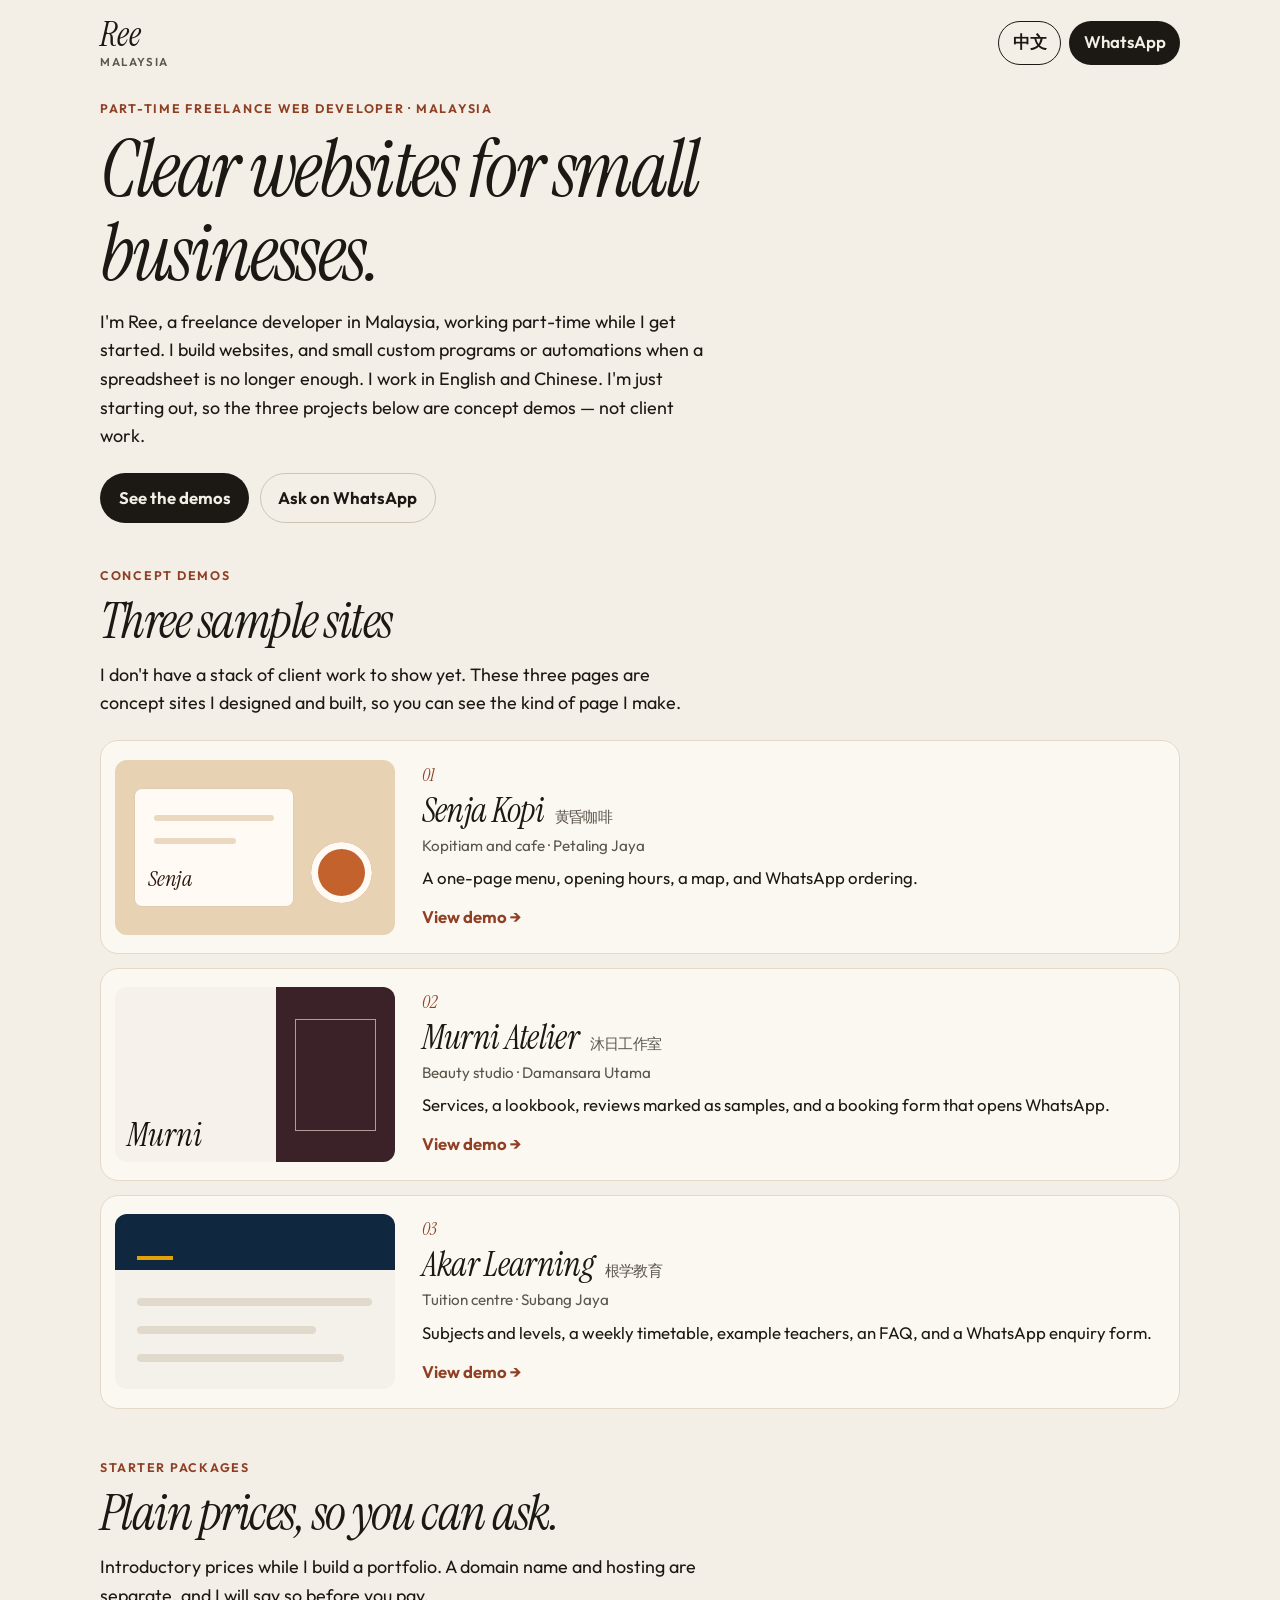
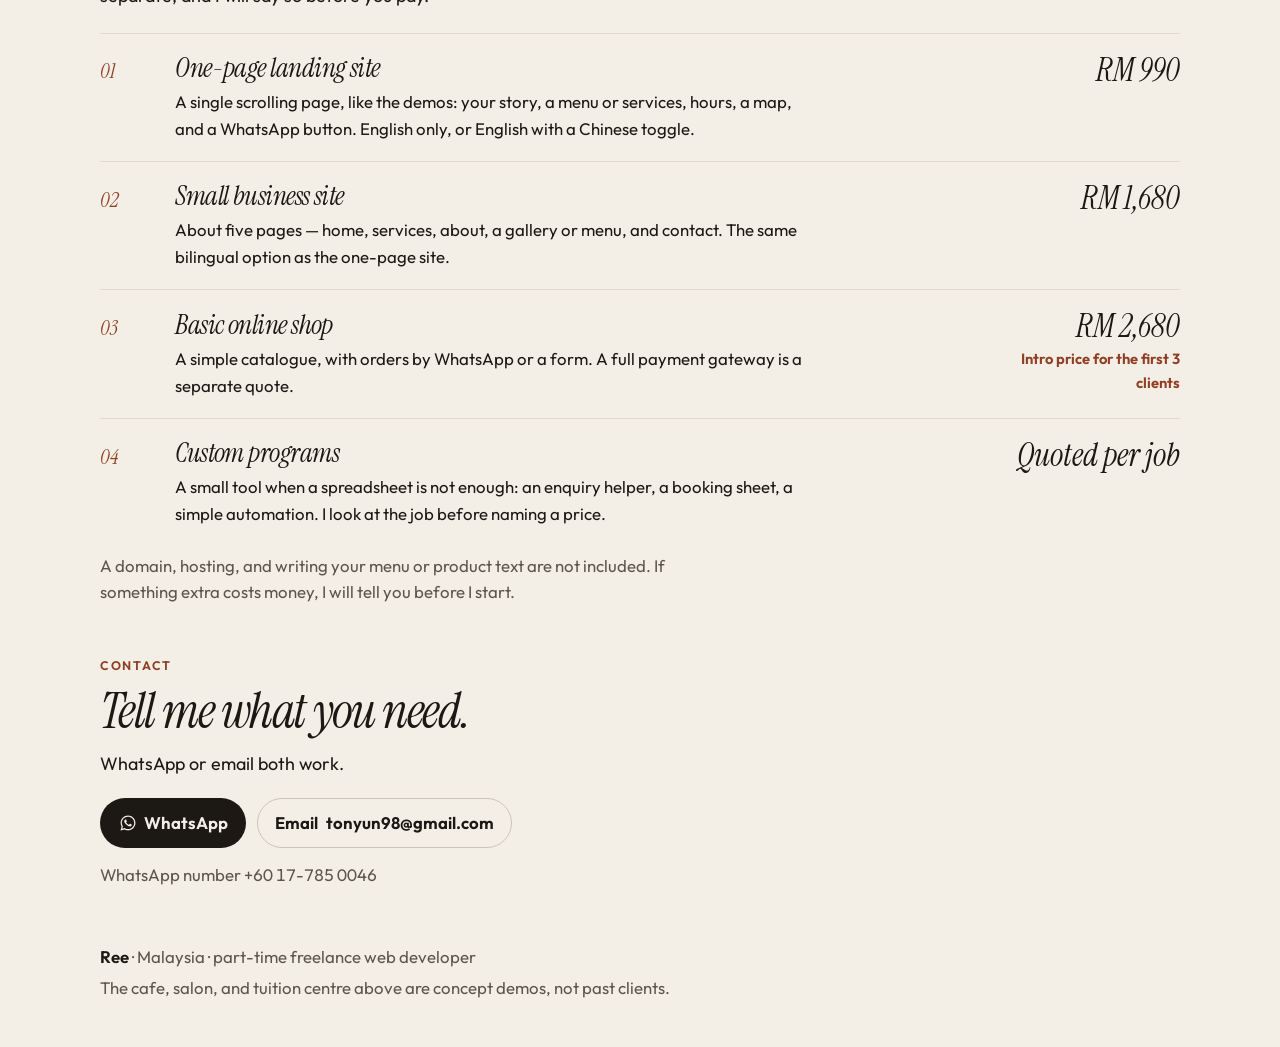
<file: index.html>
<!DOCTYPE html>
<html lang="en">
<head>
  <meta charset="utf-8" />
  <meta name="viewport" content="width=device-width, initial-scale=1" />
  <title data-zh="Ree — 马来西亚网页开发">Ree — Web developer in Malaysia</title>
  <meta name="description" content="Ree is a part-time freelance web developer in Malaysia, working in English and Chinese. Concept demos for a cafe, a salon, and a tuition centre, plus starter packages in ringgit." />
  <meta name="author" content="Ree" />
  <meta name="theme-color" content="#f4efe6" />
  <meta name="format-detection" content="telephone=no" />
  <meta property="og:title" content="Ree — Web developer in Malaysia" />
  <meta property="og:description" content="Part-time freelance web developer in Malaysia. Concept demos and starter website packages, in English and Chinese." />
  <meta property="og:type" content="website" />
  <meta property="og:locale" content="en_MY" />
  <meta property="og:locale:alternate" content="zh_CN" />
  <link rel="icon" href="favicon.svg" type="image/svg+xml" />
  <link rel="preconnect" href="https://fonts.googleapis.com" />
  <link rel="preconnect" href="https://fonts.gstatic.com" crossorigin />
  <link href="https://fonts.googleapis.com/css2?family=Instrument+Serif:ital@0;1&amp;family=Outfit:wght@400;500;600&amp;display=swap" rel="stylesheet" />
  <link rel="stylesheet" href="css/portfolio.css" />
</head>
<body>
  <a class="skip" href="#main" data-zh="跳到正文">Skip to content</a>
  <header class="wrap site-header" id="top">
    <a class="logo" href="#top">Ree<small data-zh="马来西亚">Malaysia</small></a>
    <div class="header-actions">
      <button type="button" class="lang" data-lang-toggle aria-label="切换到中文">中文</button>
      <a class="header-wa" data-contact="whatsapp" href="https://wa.me/60177850046?text=Hi%20Ree%2C%20I%20saw%20your%20portfolio%20and%20would%20like%20to%20ask%20about%20a%20website." target="_blank" rel="noopener noreferrer"><span data-zh="WhatsApp">WhatsApp</span></a>
    </div>
  </header>

  <main id="main">
    <section class="hero wrap" aria-labelledby="hero-title">
      <p class="kicker" data-zh="兼职自由网页开发 · 马来西亚">Part-time freelance web developer · Malaysia</p>
      <h1 id="hero-title"><span data-zh="为小商家做清楚、好用的网站。">Clear websites for small businesses.</span></h1>
      <p class="lede" data-zh="我是 Ree，在马来西亚兼职做自由开发。我做网站，也做小型定制程序和自动化（当表格已经不够用的时候）。我用英文和中文工作。我刚起步，下面三个项目是概念演示，不是做过的客户案例。">I'm Ree, a freelance developer in Malaysia, working part-time while I get started. I build websites, and small custom programs or automations when a spreadsheet is no longer enough. I work in English and Chinese. I'm just starting out, so the three projects below are concept demos — not client work.</p>
      <div class="actions">
        <a class="btn btn-primary" href="#work"><span data-zh="看三个演示">See the demos</span></a>
        <a class="btn btn-ghost" data-contact="whatsapp" href="https://wa.me/60177850046?text=Hi%20Ree%2C%20I%20saw%20your%20portfolio%20and%20would%20like%20to%20ask%20about%20a%20website." target="_blank" rel="noopener noreferrer">
          <span data-zh="用 WhatsApp 问我">Ask on WhatsApp</span>
          <span class="sr-only" data-zh="（在新标签页打开）">(opens in a new tab)</span>
        </a>
      </div>
    </section>

    <section class="work wrap" id="work" aria-labelledby="work-title">
      <p class="kicker" data-zh="概念演示">Concept demos</p>
      <h2 id="work-title"><span data-zh="三个示例网站">Three sample sites</span></h2>
      <p class="lede" data-zh="我还没有一叠客户作品可以给你看。这三页是我设计和做好的概念站，方便你看见我会做成什么样。">I don't have a stack of client work to show yet. These three pages are concept sites I designed and built, so you can see the kind of page I make.</p>
      <div class="projects">
        <article>
          <a class="project" href="cafe/">
            <div class="thumb thumb-cafe" aria-hidden="true">
              <span class="card"></span>
              <span class="cup"></span>
              <span class="word">Senja</span>
            </div>
            <div class="project-copy">
              <p class="idx">01</p>
              <h3>Senja Kopi <span lang="zh-Hans">黄昏咖啡</span></h3>
              <p class="meta" data-zh="茶餐室与咖啡店 · 八打灵再也">Kopitiam and cafe · Petaling Jaya</p>
              <p data-zh="单页菜单、营业时间、地图示意，以及 WhatsApp 下单。">A one-page menu, opening hours, a map, and WhatsApp ordering.</p>
              <span class="go" data-zh="查看演示">View demo</span>
            </div>
          </a>
        </article>
        <article>
          <a class="project" href="salon/">
            <div class="thumb thumb-salon" aria-hidden="true">
              <span class="word">Murni</span>
              <span class="panel"></span>
            </div>
            <div class="project-copy">
              <p class="idx">02</p>
              <h3>Murni Atelier <span lang="zh-Hans">沐日工作室</span></h3>
              <p class="meta" data-zh="美容工作室 · 白沙罗上城">Beauty studio · Damansara Utama</p>
              <p data-zh="价目、作品格子、标明为示例的评价，以及打开 WhatsApp 的预约表。">Services, a lookbook, reviews marked as samples, and a booking form that opens WhatsApp.</p>
              <span class="go" data-zh="查看演示">View demo</span>
            </div>
          </a>
        </article>
        <article>
          <a class="project" href="tuition/">
            <div class="thumb thumb-tuition" aria-hidden="true">
              <span class="bar"></span>
              <span class="row"></span>
              <span class="row"></span>
              <span class="row"></span>
            </div>
            <div class="project-copy">
              <p class="idx">03</p>
              <h3>Akar Learning <span lang="zh-Hans">根学教育</span></h3>
              <p class="meta" data-zh="补习中心 · 梳邦再也">Tuition centre · Subang Jaya</p>
              <p data-zh="科目与程度、一周课表、示例老师、常见问题，以及 WhatsApp 询问表。">Subjects and levels, a weekly timetable, example teachers, an FAQ, and a WhatsApp enquiry form.</p>
              <span class="go" data-zh="查看演示">View demo</span>
            </div>
          </a>
        </article>
      </div>
    </section>

    <section class="rates wrap" id="rates" aria-labelledby="rates-title">
      <p class="kicker" data-zh="起步配套">Starter packages</p>
      <h2 id="rates-title"><span data-zh="简单的价格，方便你先问。">Plain prices, so you can ask.</span></h2>
      <p class="lede" data-zh="这是我起步阶段的介绍价。网域和托管另计，开始之前我会先说清楚。">Introductory prices while I build a portfolio. A domain name and hosting are separate, and I will say so before you pay.</p>
      <ol class="rate-list">
        <li>
          <p class="rate-no">01</p>
          <div>
            <h3 data-zh="单页落地页">One-page landing site</h3>
            <p data-zh="一整页滚动的网站，和这些演示类似：你的故事、菜单或服务、营业时间、地图，以及 WhatsApp 按钮。可以只做英文，或加上中文切换。">A single scrolling page, like the demos: your story, a menu or services, hours, a map, and a WhatsApp button. English only, or English with a Chinese toggle.</p>
          </div>
          <div class="price-col"><p class="price">RM 990</p></div>
        </li>
        <li>
          <p class="rate-no">02</p>
          <div>
            <h3 data-zh="小型商家网站">Small business site</h3>
            <p data-zh="大约五页：首页、服务、关于、图库或菜单、联络。同样可以做中英切换。">About five pages — home, services, about, a gallery or menu, and contact. The same bilingual option as the one-page site.</p>
          </div>
          <div class="price-col"><p class="price">RM 1,680</p></div>
        </li>
        <li>
          <p class="rate-no">03</p>
          <div>
            <h3 data-zh="基础网店">Basic online shop</h3>
            <p data-zh="简单的商品目录，用 WhatsApp 或表单下单。正式的付款网关另外报价。">A simple catalogue, with orders by WhatsApp or a form. A full payment gateway is a separate quote.</p>
          </div>
          <div class="price-col">
            <p class="price">RM 2,680</p>
            <p class="intro" data-zh="前 3 位客户的介绍价">Intro price for the first 3 clients</p>
          </div>
        </li>
        <li>
          <p class="rate-no">04</p>
          <div>
            <h3 data-zh="定制小程序">Custom programs</h3>
            <p data-zh="当表格不够用的时候：询问小工具、预约表、简单的自动化。我先看需求，再报价。">A small tool when a spreadsheet is not enough: an enquiry helper, a booking sheet, a simple automation. I look at the job before naming a price.</p>
          </div>
          <div class="price-col"><p class="price" data-zh="按项目报价">Quoted per job</p></div>
        </li>
      </ol>
      <p class="fine" data-zh="网域、托管，以及代写菜单或商品文案都不包含在内。如果有额外费用，动工前我会先告诉你。">A domain, hosting, and writing your menu or product text are not included. If something extra costs money, I will tell you before I start.</p>
    </section>

    <!-- Contact details are filled from /ree.config.js. Edit that file, not this section. -->
    <section class="contact wrap" id="contact" aria-labelledby="contact-title">
      <p class="kicker" data-zh="联络">Contact</p>
      <h2 id="contact-title"><span data-zh="跟我说你想做什么。">Tell me what you need.</span></h2>
      <p class="lede" data-zh="WhatsApp 或电邮都可以。">WhatsApp or email both work.</p>
      <div class="contact-row">
        <a class="btn btn-primary" data-contact="whatsapp" href="https://wa.me/60177850046?text=Hi%20Ree%2C%20I%20saw%20your%20portfolio%20and%20would%20like%20to%20ask%20about%20a%20website." target="_blank" rel="noopener noreferrer">
          <svg viewBox="0 0 24 24" aria-hidden="true" focusable="false"><path fill="currentColor" d="M12.04 2C6.58 2 2.15 6.4 2.15 11.83c0 1.74.46 3.44 1.34 4.94L2 22l5.39-1.41a9.9 9.9 0 0 0 4.65 1.18h.01c5.46 0 9.89-4.4 9.89-9.83C21.94 6.41 17.5 2 12.04 2zm0 18.02h-.01a8.2 8.2 0 0 1-4.18-1.15l-.3-.18-3.2.84.85-3.12-.2-.32a8.2 8.2 0 0 1-1.26-4.26c0-4.54 3.7-8.23 8.25-8.23 2.2 0 4.27.86 5.83 2.42a8.18 8.18 0 0 1 2.41 5.82c0 4.54-3.7 8.18-8.18 8.18zm4.52-6.16c-.25-.12-1.47-.72-1.7-.81-.23-.08-.39-.12-.56.13-.17.25-.64.8-.79.97-.14.17-.29.19-.54.06-.25-.12-1.05-.39-2-1.23-.74-.66-1.24-1.47-1.38-1.72-.15-.25-.02-.38.11-.51.11-.11.25-.29.37-.43.12-.14.17-.25.25-.41.08-.17.04-.31-.02-.43-.06-.12-.56-1.34-.76-1.84-.2-.48-.4-.42-.56-.42h-.48c-.17 0-.43.06-.66.31-.23.25-.87.85-.87 2.07s.89 2.4 1.01 2.56c.12.17 1.75 2.67 4.24 3.74.59.26 1.05.41 1.41.52.59.19 1.13.16 1.56.1.48-.07 1.47-.6 1.68-1.18.21-.58.21-1.08.14-1.18-.06-.1-.23-.16-.48-.28z"/></svg>
          <span data-zh="用 WhatsApp 联络">WhatsApp</span>
          <span class="sr-only" data-zh="（在新标签页打开）">(opens in a new tab)</span>
        </a>
        <a class="btn btn-ghost" data-contact="email" href="mailto:tonyun98@gmail.com?subject=Website%20enquiry">
          <span data-zh="电邮">Email</span>
          <span data-contact="email-text">tonyun98@gmail.com</span>
        </a>
      </div>
      <p class="shownum"><span data-zh="WhatsApp 号码">WhatsApp number</span> <span data-contact="whatsapp-number">+60 17-785 0046</span></p>
    </section>
  </main>

  <footer class="wrap site-footer">
    <p><strong>Ree</strong> · <span data-zh="马来西亚 · 兼职自由网页开发">Malaysia · part-time freelance web developer</span></p>
    <p data-zh="上面的咖啡店、美容院和补习中心都是概念演示，不是我做过的客户。">The cafe, salon, and tuition centre above are concept demos, not past clients.</p>
  </footer>

  <a class="wa-float" data-contact="whatsapp" href="https://wa.me/60177850046?text=Hi%20Ree%2C%20I%20saw%20your%20portfolio%20and%20would%20like%20to%20ask%20about%20a%20website." target="_blank" rel="noopener noreferrer" aria-label="WhatsApp Ree, opens in a new tab" data-aria-zh="用 WhatsApp 联络 Ree，在新标签页打开">
    <svg viewBox="0 0 24 24" aria-hidden="true" focusable="false"><path fill="currentColor" d="M12.04 2C6.58 2 2.15 6.4 2.15 11.83c0 1.74.46 3.44 1.34 4.94L2 22l5.39-1.41a9.9 9.9 0 0 0 4.65 1.18h.01c5.46 0 9.89-4.4 9.89-9.83C21.94 6.41 17.5 2 12.04 2zm0 18.02h-.01a8.2 8.2 0 0 1-4.18-1.15l-.3-.18-3.2.84.85-3.12-.2-.32a8.2 8.2 0 0 1-1.26-4.26c0-4.54 3.7-8.23 8.25-8.23 2.2 0 4.27.86 5.83 2.42a8.18 8.18 0 0 1 2.41 5.82c0 4.54-3.7 8.18-8.18 8.18zm4.52-6.16c-.25-.12-1.47-.72-1.7-.81-.23-.08-.39-.12-.56.13-.17.25-.64.8-.79.97-.14.17-.29.19-.54.06-.25-.12-1.05-.39-2-1.23-.74-.66-1.24-1.47-1.38-1.72-.15-.25-.02-.38.11-.51.11-.11.25-.29.37-.43.12-.14.17-.25.25-.41.08-.17.04-.31-.02-.43-.06-.12-.56-1.34-.76-1.84-.2-.48-.4-.42-.56-.42h-.48c-.17 0-.43.06-.66.31-.23.25-.87.85-.87 2.07s.89 2.4 1.01 2.56c.12.17 1.75 2.67 4.24 3.74.59.26 1.05.41 1.41.52.59.19 1.13.16 1.56.1.48-.07 1.47-.6 1.68-1.18.21-.58.21-1.08.14-1.18-.06-.1-.23-.16-.48-.28z"/></svg>
  </a>

  <script src="ree.config.js"></script>
  <script src="js/lang.js"></script>
  <script src="js/portfolio.js"></script>
</body>
</html>
</file>
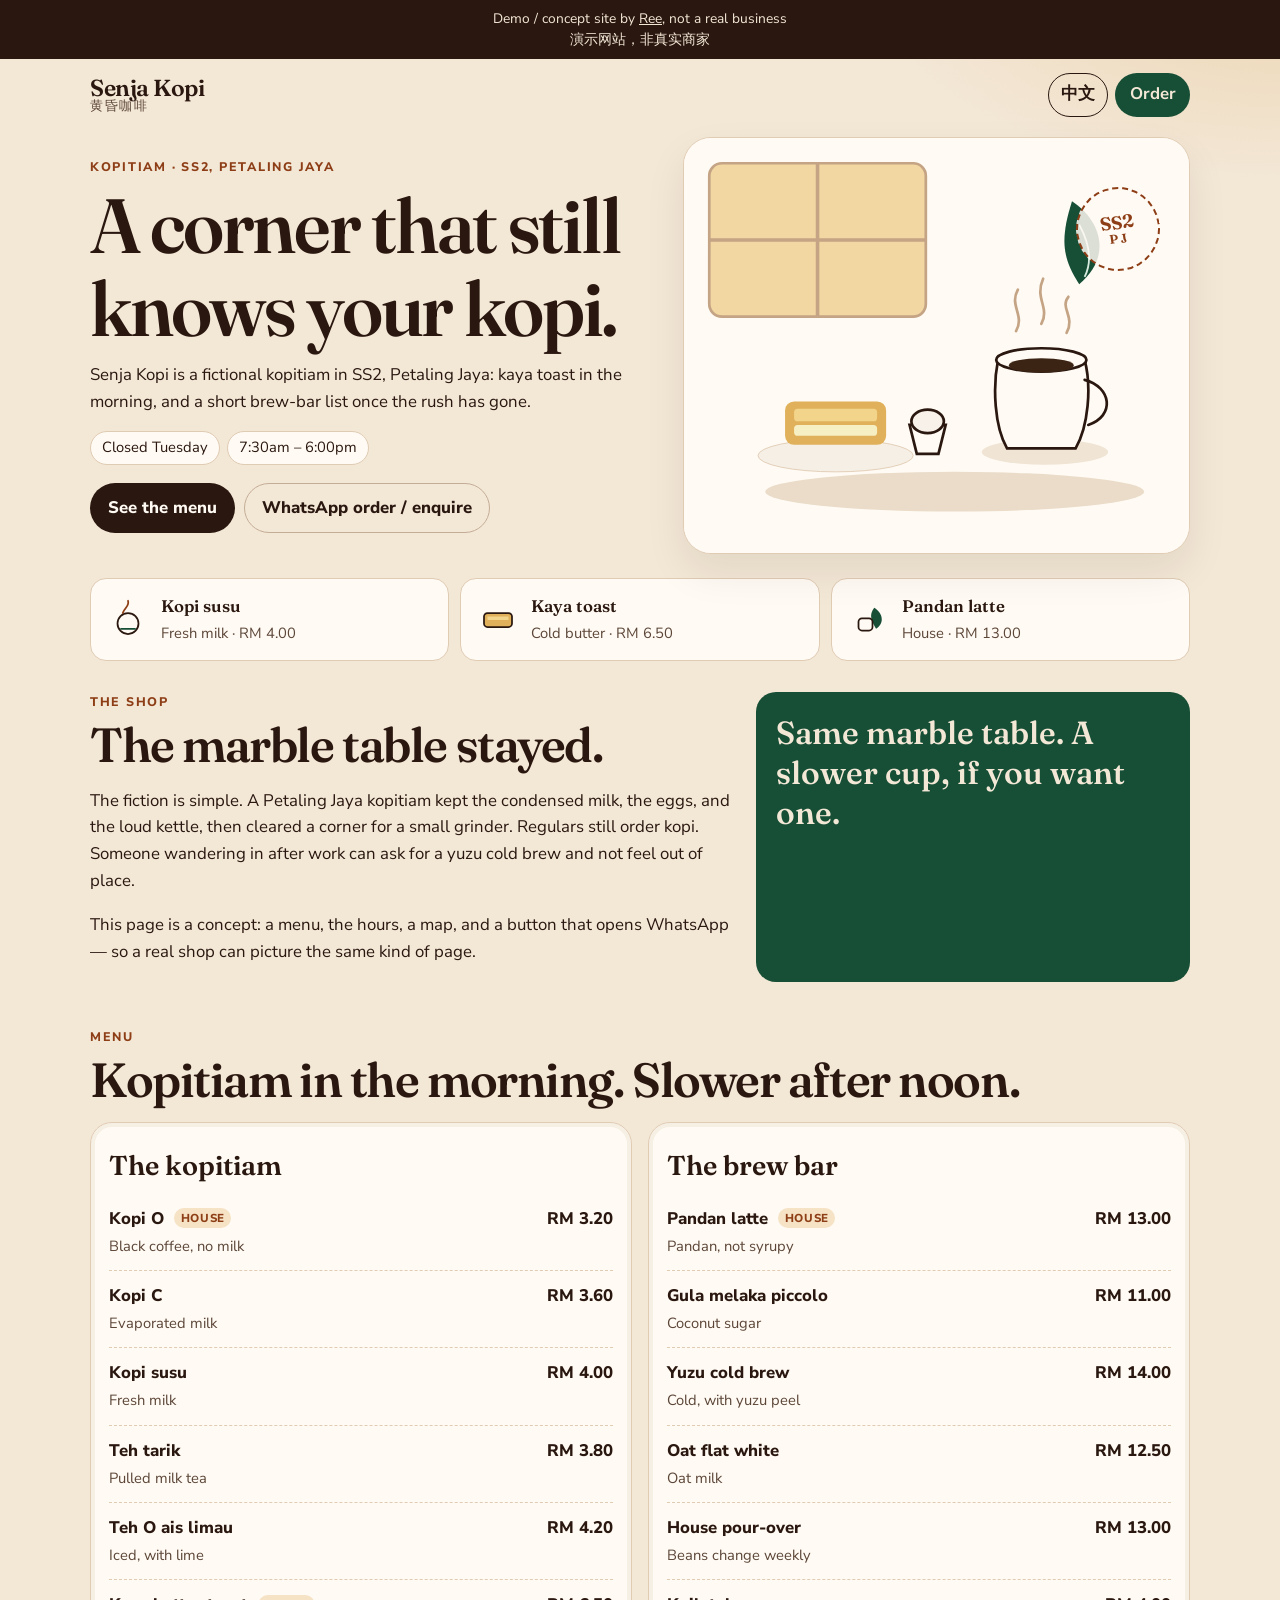
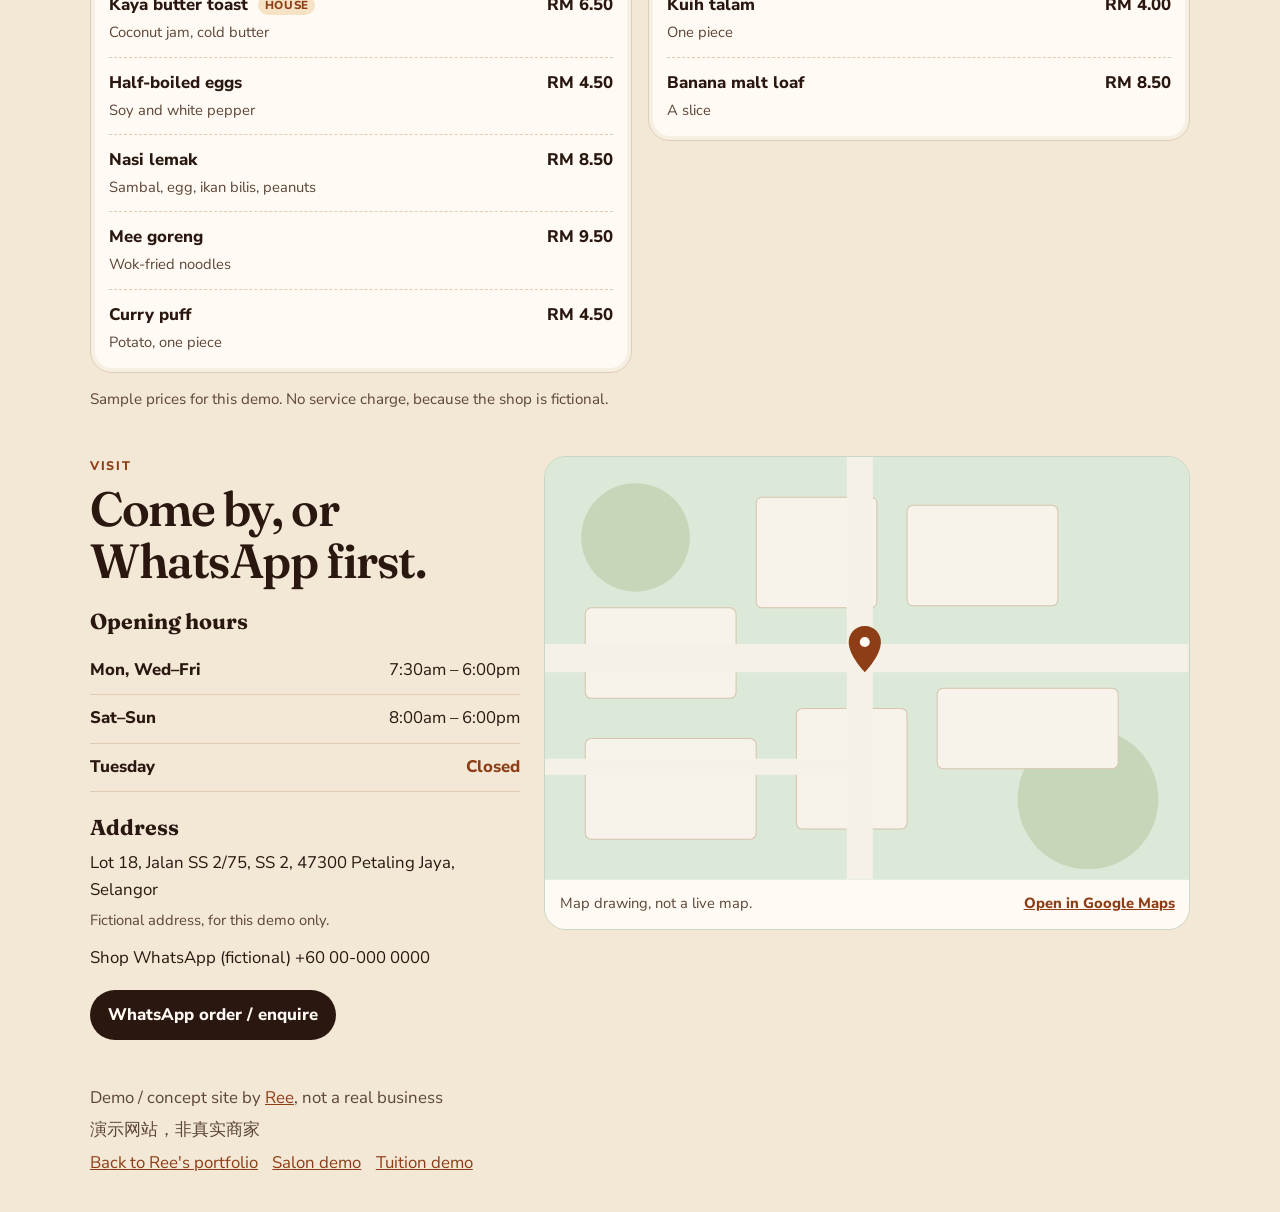
<file: cafe/index.html>
<!DOCTYPE html>
<html lang="en">
<head>
  <meta charset="utf-8" />
  <meta name="viewport" content="width=device-width, initial-scale=1" />
  <title data-zh="黄昏咖啡 — 八打灵再也的茶餐室概念站">Senja Kopi — Concept kopitiam in Petaling Jaya</title>
  <meta name="description" content="Senja Kopi is a concept kopitiam and cafe in SS2, Petaling Jaya. Sample menu in ringgit, opening hours, and a WhatsApp order button. Not a real business." />
  <meta name="author" content="Ree" />
  <meta name="theme-color" content="#2a1810" />
  <meta name="format-detection" content="telephone=no" />
  <meta property="og:title" content="Senja Kopi — Concept kopitiam in Petaling Jaya" />
  <meta property="og:description" content="A fictional kopitiam and cafe in SS2. Sample menu, hours, and WhatsApp ordering. Demo site by Ree." />
  <meta property="og:type" content="website" />
  <meta property="og:locale" content="en_MY" />
  <meta property="og:locale:alternate" content="zh_CN" />
  <link rel="icon" href="favicon.svg" type="image/svg+xml" />
  <link rel="preconnect" href="https://fonts.googleapis.com" />
  <link rel="preconnect" href="https://fonts.gstatic.com" crossorigin />
  <link href="https://fonts.googleapis.com/css2?family=Fraunces:ital,opsz,wght@0,9..144,560;0,9..144,680;1,9..144,560&amp;family=Nunito+Sans:ital,wght@0,400;0,600;0,700;1,400&amp;display=swap" rel="stylesheet" />
  <link rel="stylesheet" href="cafe.css" />
</head>
<body>
  <a class="skip" href="#main" data-zh="跳到正文">Skip to content</a>
  <p class="demo-banner">
    <span>Demo / concept site by <a href="../index.html">Ree</a>, not a real business</span>
    <span lang="zh-Hans">演示网站，非真实商家</span>
  </p>

  <header class="wrap site-header" id="top">
    <a class="brand" href="#top">
      <span class="brand-en">Senja Kopi</span>
      <span class="brand-zh" lang="zh-Hans">黄昏咖啡</span>
    </a>
    <div class="header-actions">
      <button type="button" class="lang" data-lang-toggle aria-label="切换到中文">中文</button>
      <a class="header-cta" data-wa-en="Hi Senja Kopi, I would like to order or ask a question." data-wa-zh="你好，黄昏咖啡，我想下单或询问。" href="https://wa.me/60000000000?text=Hi%20Senja%20Kopi%2C%20I%20would%20like%20to%20order%20or%20ask%20a%20question." target="_blank" rel="noopener noreferrer"><span data-zh="下单">Order</span></a>
    </div>
  </header>

  <main id="main">
    <section class="hero wrap" aria-labelledby="hero-title">
      <div class="hero-grid">
        <div>
          <p class="kicker" data-zh="茶餐室 · 八打灵 SS2">Kopitiam · SS2, Petaling Jaya</p>
          <h1 id="hero-title"><span data-zh="还记得你那杯 kopi 的街角。">A corner that still knows your kopi.</span></h1>
          <p class="lede" data-zh="黄昏咖啡是虚构在八打灵 SS2 的茶餐室：早上咖椰吐司，下午有一张短短的手冲与拿铁菜单。">Senja Kopi is a fictional kopitiam in SS2, Petaling Jaya: kaya toast in the morning, and a short brew-bar list once the rush has gone.</p>
          <div class="chip-row">
            <p class="chip" data-zh="周二休息">Closed Tuesday</p>
            <p class="chip">7:30am – 6:00pm</p>
          </div>
          <div class="actions">
            <a class="btn btn-primary" href="#menu"><span data-zh="看菜单">See the menu</span></a>
            <a class="btn btn-ghost" data-wa-en="Hi Senja Kopi, I would like to order or ask a question." data-wa-zh="你好，黄昏咖啡，我想下单或询问。" href="https://wa.me/60000000000?text=Hi%20Senja%20Kopi%2C%20I%20would%20like%20to%20order%20or%20ask%20a%20question." target="_blank" rel="noopener noreferrer">
              <span data-zh="WhatsApp 下单 / 询问">WhatsApp order / enquire</span>
              <span class="sr-only" data-zh="（在新标签页打开）">(opens in a new tab)</span>
            </a>
          </div>
        </div>
        <div class="scene-wrap">
          <div class="scene-frame">
            <svg viewBox="0 0 560 460" width="560" height="460" aria-hidden="true" focusable="false">
              <rect width="560" height="460" fill="#fffaf3"/>
              <rect x="28" y="28" width="240" height="170" rx="14" fill="#f3d7a2"/>
              <path d="M148 28 v170 M28 113 h240" stroke="#c4a484" stroke-width="4"/>
              <rect x="28" y="28" width="240" height="170" rx="14" fill="none" stroke="#c4a484" stroke-width="3"/>
              <path d="M430 70c28 18 48 58 8 92-18-28-22-48-8-92z" fill="#164e36"/>
              <path d="M438 96c12 22 14 42 6 58" fill="none" stroke="#d7ecdf" stroke-width="2"/>
              <ellipse cx="300" cy="392" rx="210" ry="22" fill="#eadcc8"/>
              <ellipse cx="168" cy="352" rx="86" ry="18" fill="#f6efe6" stroke="#e0cbb3"/>
              <rect x="112" y="292" width="112" height="48" rx="10" fill="#e0b15a"/>
              <rect x="122" y="300" width="92" height="14" rx="4" fill="#f2d48a"/>
              <rect x="122" y="318" width="92" height="12" rx="4" fill="#f7efc4"/>
              <ellipse cx="400" cy="348" rx="70" ry="14" fill="#f0e4d4"/>
              <path d="M348 246h96c8 30 4 74-10 98h-76c-14-24-16-68-10-98z" fill="#fffaf3" stroke="#2a1810" stroke-width="3"/>
              <ellipse cx="396" cy="246" rx="50" ry="13" fill="#fffaf3" stroke="#2a1810" stroke-width="3"/>
              <ellipse cx="396" cy="252" rx="36" ry="8" fill="#3c2415"/>
              <path d="M444 268c30 8 34 40 4 50" fill="none" stroke="#2a1810" stroke-width="3" stroke-linecap="round"/>
              <path d="M368 214c10-18-8-28 2-46" fill="none" stroke="#c4a484" stroke-width="3" stroke-linecap="round"/>
              <path d="M396 206c10-18-8-28 2-50" fill="none" stroke="#c4a484" stroke-width="3" stroke-linecap="round"/>
              <path d="M424 216c10-18-8-28 2-40" fill="none" stroke="#c4a484" stroke-width="3" stroke-linecap="round"/>
              <path d="M250 318h40l-8 32h-24z" fill="#fffaf3" stroke="#2a1810" stroke-width="3"/>
              <ellipse cx="270" cy="314" rx="18" ry="13" fill="#f7f1ea" stroke="#2a1810" stroke-width="3"/>
            </svg>
          </div>
          <p class="stamp" aria-hidden="true"><span>SS2</span><span>PJ</span></p>
        </div>
      </div>
    </section>

    <section class="wrap signatures" aria-label="House favourites" data-aria-zh="招牌">
      <article class="sig">
        <svg viewBox="0 0 48 48" aria-hidden="true" focusable="false">
          <circle cx="24" cy="28" r="12" fill="none" stroke="#2a1810" stroke-width="2"/>
          <path d="M18 16c2-6 8-8 6-14" fill="none" stroke="#8d3e16" stroke-width="2" stroke-linecap="round"/>
          <path d="M16 34h16" stroke="#164e36" stroke-width="2" stroke-linecap="round"/>
        </svg>
        <p class="sig-title">Kopi susu</p>
        <p data-zh="鲜奶咖啡 · RM 4.00">Fresh milk · RM 4.00</p>
      </article>
      <article class="sig">
        <svg viewBox="0 0 48 48" aria-hidden="true" focusable="false">
          <rect x="8" y="16" width="32" height="16" rx="4" fill="#e0b15a" stroke="#2a1810" stroke-width="2"/>
          <rect x="12" y="20" width="24" height="4" fill="#f2d48a"/>
        </svg>
        <p class="sig-title" data-zh="咖椰吐司">Kaya toast</p>
        <p data-zh="咖椰与冻牛油 · RM 6.50">Cold butter · RM 6.50</p>
      </article>
      <article class="sig">
        <svg viewBox="0 0 48 48" aria-hidden="true" focusable="false">
          <path d="M30 10c10 6 12 18 2 24-6-10-8-16-2-24z" fill="#164e36"/>
          <rect x="12" y="22" width="16" height="14" rx="4" fill="none" stroke="#2a1810" stroke-width="2"/>
        </svg>
        <p class="sig-title" data-zh="香兰拿铁">Pandan latte</p>
        <p data-zh="招牌 · RM 13.00">House · RM 13.00</p>
      </article>
    </section>

    <section class="story wrap" aria-labelledby="story-title">
      <div class="story-grid">
        <div>
          <p class="kicker" data-zh="关于这间店">The shop</p>
          <h2 id="story-title"><span data-zh="大理石桌还在。">The marble table stayed.</span></h2>
          <p data-zh="故事很简单。一间八打灵的茶餐室留下炼乳、鸡蛋和那把响水壶，再腾出一个小磨豆机的位置。熟客还是点 kopi。下班路过的人，也可以点一杯柚子冷萃，不会觉得格格不入。">The fiction is simple. A Petaling Jaya kopitiam kept the condensed milk, the eggs, and the loud kettle, then cleared a corner for a small grinder. Regulars still order kopi. Someone wandering in after work can ask for a yuzu cold brew and not feel out of place.</p>
          <p data-zh="这一页是概念站：一张菜单、营业时间、一张地图，以及一颗打开 WhatsApp 的按钮。方便一间真实的店，想象自己的页面可以长这样。">This page is a concept: a menu, the hours, a map, and a button that opens WhatsApp — so a real shop can picture the same kind of page.</p>
        </div>
        <blockquote class="pull">
          <p data-zh="还是那张大理石桌。想喝慢一点的，也有。">Same marble table. A slower cup, if you want one.</p>
        </blockquote>
      </div>
    </section>

    <section class="menu wrap" id="menu" aria-labelledby="menu-title">
      <p class="kicker" data-zh="菜单">Menu</p>
      <h2 id="menu-title"><span data-zh="早上是茶餐室，过了中午慢一点。">Kopitiam in the morning. Slower after noon.</span></h2>
      <div class="menu-board">
        <article class="menu-card">
          <h3 data-zh="茶餐室">The kopitiam</h3>
          <ul class="menu-list">
            <li>
              <div class="dish">
                <p class="name"><span data-zh="黑咖啡 Kopi O">Kopi O</span> <span class="tag" data-zh="招牌">House</span></p>
                <p class="desc" data-zh="不加奶">Black coffee, no milk</p>
              </div>
              <p class="price">RM 3.20</p>
            </li>
            <li>
              <div class="dish">
                <p class="name" data-zh="淡奶咖啡 Kopi C">Kopi C</p>
                <p class="desc" data-zh="加淡奶">Evaporated milk</p>
              </div>
              <p class="price">RM 3.60</p>
            </li>
            <li>
              <div class="dish">
                <p class="name" data-zh="鲜奶咖啡">Kopi susu</p>
                <p class="desc" data-zh="鲜奶">Fresh milk</p>
              </div>
              <p class="price">RM 4.00</p>
            </li>
            <li>
              <div class="dish">
                <p class="name" data-zh="拉茶">Teh tarik</p>
                <p class="desc" data-zh="奶茶">Pulled milk tea</p>
              </div>
              <p class="price">RM 3.80</p>
            </li>
            <li>
              <div class="dish">
                <p class="name" data-zh="青柠冰茶">Teh O ais limau</p>
                <p class="desc" data-zh="冰块与青柠">Iced, with lime</p>
              </div>
              <p class="price">RM 4.20</p>
            </li>
            <li>
              <div class="dish">
                <p class="name"><span data-zh="咖椰牛油吐司">Kaya butter toast</span> <span class="tag" data-zh="招牌">House</span></p>
                <p class="desc" data-zh="咖椰与冻牛油">Coconut jam, cold butter</p>
              </div>
              <p class="price">RM 6.50</p>
            </li>
            <li>
              <div class="dish">
                <p class="name" data-zh="半熟蛋（两只）">Half-boiled eggs</p>
                <p class="desc" data-zh="酱油和胡椒">Soy and white pepper</p>
              </div>
              <p class="price">RM 4.50</p>
            </li>
            <li>
              <div class="dish">
                <p class="name" data-zh="椰浆饭">Nasi lemak</p>
                <p class="desc" data-zh="参巴、蛋、江鱼仔、花生">Sambal, egg, ikan bilis, peanuts</p>
              </div>
              <p class="price">RM 8.50</p>
            </li>
            <li>
              <div class="dish">
                <p class="name" data-zh="马来炒面">Mee goreng</p>
                <p class="desc" data-zh="镬气炒面">Wok-fried noodles</p>
              </div>
              <p class="price">RM 9.50</p>
            </li>
            <li>
              <div class="dish">
                <p class="name" data-zh="咖喱角">Curry puff</p>
                <p class="desc" data-zh="土豆，一个">Potato, one piece</p>
              </div>
              <p class="price">RM 4.50</p>
            </li>
          </ul>
        </article>
        <article class="menu-card">
          <h3 data-zh="慢咖啡">The brew bar</h3>
          <ul class="menu-list">
            <li>
              <div class="dish">
                <p class="name"><span data-zh="香兰拿铁">Pandan latte</span> <span class="tag" data-zh="招牌">House</span></p>
                <p class="desc" data-zh="香兰，不甜腻">Pandan, not syrupy</p>
              </div>
              <p class="price">RM 13.00</p>
            </li>
            <li>
              <div class="dish">
                <p class="name" data-zh="椰糖小杯">Gula melaka piccolo</p>
                <p class="desc" data-zh="椰糖">Coconut sugar</p>
              </div>
              <p class="price">RM 11.00</p>
            </li>
            <li>
              <div class="dish">
                <p class="name" data-zh="柚子冷萃">Yuzu cold brew</p>
                <p class="desc" data-zh="冰，带柚子皮香">Cold, with yuzu peel</p>
              </div>
              <p class="price">RM 14.00</p>
            </li>
            <li>
              <div class="dish">
                <p class="name" data-zh="燕麦奶馥芮白">Oat flat white</p>
                <p class="desc" data-zh="燕麦奶">Oat milk</p>
              </div>
              <p class="price">RM 12.50</p>
            </li>
            <li>
              <div class="dish">
                <p class="name" data-zh="手冲">House pour-over</p>
                <p class="desc" data-zh="豆子每周换">Beans change weekly</p>
              </div>
              <p class="price">RM 13.00</p>
            </li>
            <li>
              <div class="dish">
                <p class="name" data-zh="香兰糕">Kuih talam</p>
                <p class="desc" data-zh="一块">One piece</p>
              </div>
              <p class="price">RM 4.00</p>
            </li>
            <li>
              <div class="dish">
                <p class="name" data-zh="香蕉麦芽蛋糕">Banana malt loaf</p>
                <p class="desc" data-zh="一片">A slice</p>
              </div>
              <p class="price">RM 8.50</p>
            </li>
          </ul>
        </article>
      </div>
      <p class="menu-note" data-zh="标价是演示用的虚构价格，没有服务费。">Sample prices for this demo. No service charge, because the shop is fictional.</p>
    </section>

    <section class="visit wrap" id="visit" aria-labelledby="visit-title">
      <div class="visit-grid">
        <div>
          <p class="kicker" data-zh="光临">Visit</p>
          <h2 id="visit-title"><span data-zh="过来坐，或先发 WhatsApp。">Come by, or WhatsApp first.</span></h2>
          <h3 data-zh="营业时间">Opening hours</h3>
          <dl class="hours">
            <div><dt data-zh="周一、周三至周五">Mon, Wed–Fri</dt><dd>7:30am – 6:00pm</dd></div>
            <div><dt data-zh="周六至周日">Sat–Sun</dt><dd>8:00am – 6:00pm</dd></div>
            <div><dt data-zh="周二">Tuesday</dt><dd class="closed" data-zh="休息">Closed</dd></div>
          </dl>
          <h3 data-zh="地址">Address</h3>
          <address class="address" data-zh="Lot 18, Jalan SS 2/75, SS 2, 47300 八打灵再也，雪兰莪">Lot 18, Jalan SS 2/75, SS 2, 47300 Petaling Jaya, Selangor</address>
          <p class="fictional" data-zh="虚构地址，仅供演示。">Fictional address, for this demo only.</p>
          <p class="shop-line"><span data-zh="店用 WhatsApp（虚构）">Shop WhatsApp (fictional)</span> <span data-wa-display>+60 00-000 0000</span></p>
          <div class="actions">
            <a class="btn btn-primary" data-wa-en="Hi Senja Kopi, I would like to order or ask a question." data-wa-zh="你好，黄昏咖啡，我想下单或询问。" href="https://wa.me/60000000000?text=Hi%20Senja%20Kopi%2C%20I%20would%20like%20to%20order%20or%20ask%20a%20question." target="_blank" rel="noopener noreferrer">
              <span data-zh="WhatsApp 下单 / 询问">WhatsApp order / enquire</span>
              <span class="sr-only" data-zh="（在新标签页打开）">(opens in a new tab)</span>
            </a>
          </div>
        </div>
        <div>
          <div class="map-frame">
            <svg viewBox="0 0 640 420" role="img" aria-label="Illustrated map of SS2, Petaling Jaya, with a pin on the fictional shop" data-aria-zh="八打灵 SS2 的示意地图，图钉标着这间虚构的店">
              <rect width="640" height="420" fill="#dce8d8"/>
              <circle cx="90" cy="80" r="54" fill="#c5d7b8"/>
              <circle cx="540" cy="340" r="70" fill="#c5d7b8"/>
              <rect x="40" y="150" width="150" height="90" rx="6" fill="#f7f3ea" stroke="#d5c4ae"/>
              <rect x="210" y="40" width="120" height="110" rx="6" fill="#f7f3ea" stroke="#d5c4ae"/>
              <rect x="360" y="48" width="150" height="100" rx="6" fill="#f7f3ea" stroke="#d5c4ae"/>
              <rect x="40" y="280" width="170" height="100" rx="6" fill="#f7f3ea" stroke="#d5c4ae"/>
              <rect x="390" y="230" width="180" height="80" rx="6" fill="#f7f3ea" stroke="#d5c4ae"/>
              <rect x="250" y="250" width="110" height="120" rx="6" fill="#f7f3ea" stroke="#d5c4ae"/>
              <rect y="186" width="640" height="28" fill="#f6f1e6"/>
              <rect x="300" width="26" height="420" fill="#f6f1e6"/>
              <rect y="300" width="300" height="16" fill="#f6f1e6"/>
              <path d="M318 168c-10 0-16 8-16 16 0 14 16 30 16 30s16-16 16-30c0-8-6-16-16-16z" fill="#8d3e16"/>
              <circle cx="318" cy="184" r="5" fill="#fffaf3"/>
            </svg>
            <div class="map-caption">
              <span data-zh="地图示意，不是实时地图。">Map drawing, not a live map.</span>
              <a href="https://www.google.com/maps/search/?api=1&amp;query=Jalan+SS+2%2F75+Petaling+Jaya" target="_blank" rel="noopener noreferrer" data-zh="在 Google 地图中打开">Open in Google Maps</a>
            </div>
          </div>
        </div>
      </div>
    </section>
  </main>

  <footer class="wrap site-footer">
    <p>Demo / concept site by <a href="../index.html">Ree</a>, not a real business</p>
    <p lang="zh-Hans">演示网站，非真实商家</p>
    <nav class="footer-nav" aria-label="Other demos">
      <a href="../index.html" data-zh="返回 Ree 的作品集">Back to Ree's portfolio</a>
      <a href="../salon/" data-zh="美容院演示">Salon demo</a>
      <a href="../tuition/" data-zh="补习中心演示">Tuition demo</a>
    </nav>
  </footer>

  <a class="wa-float" data-wa-en="Hi Senja Kopi, I would like to order or ask a question." data-wa-zh="你好，黄昏咖啡，我想下单或询问。" href="https://wa.me/60000000000?text=Hi%20Senja%20Kopi%2C%20I%20would%20like%20to%20order%20or%20ask%20a%20question." target="_blank" rel="noopener noreferrer" aria-label="WhatsApp Senja Kopi, opens in a new tab" data-aria-zh="WhatsApp 黄昏咖啡，在新标签页打开">
    <svg viewBox="0 0 24 24" aria-hidden="true" focusable="false"><path fill="currentColor" d="M12.04 2C6.58 2 2.15 6.4 2.15 11.83c0 1.74.46 3.44 1.34 4.94L2 22l5.39-1.41a9.9 9.9 0 0 0 4.65 1.18h.01c5.46 0 9.89-4.4 9.89-9.83C21.94 6.41 17.5 2 12.04 2zm0 18.02h-.01a8.2 8.2 0 0 1-4.18-1.15l-.3-.18-3.2.84.85-3.12-.2-.32a8.2 8.2 0 0 1-1.26-4.26c0-4.54 3.7-8.23 8.25-8.23 2.2 0 4.27.86 5.83 2.42a8.18 8.18 0 0 1 2.41 5.82c0 4.54-3.7 8.18-8.18 8.18zm4.52-6.16c-.25-.12-1.47-.72-1.7-.81-.23-.08-.39-.12-.56.13-.17.25-.64.8-.79.97-.14.17-.29.19-.54.06-.25-.12-1.05-.39-2-1.23-.74-.66-1.24-1.47-1.38-1.72-.15-.25-.02-.38.11-.51.11-.11.25-.29.37-.43.12-.14.17-.25.25-.41.08-.17.04-.31-.02-.43-.06-.12-.56-1.34-.76-1.84-.2-.48-.4-.42-.56-.42h-.48c-.17 0-.43.06-.66.31-.23.25-.87.85-.87 2.07s.89 2.4 1.01 2.56c.12.17 1.75 2.67 4.24 3.74.59.26 1.05.41 1.41.52.59.19 1.13.16 1.56.1.48-.07 1.47-.6 1.68-1.18.21-.58.21-1.08.14-1.18-.06-.1-.23-.16-.48-.28z"/></svg>
  </a>

  <script src="../js/lang.js"></script>
  <script src="cafe.js"></script>
</body>
</html>
</file>
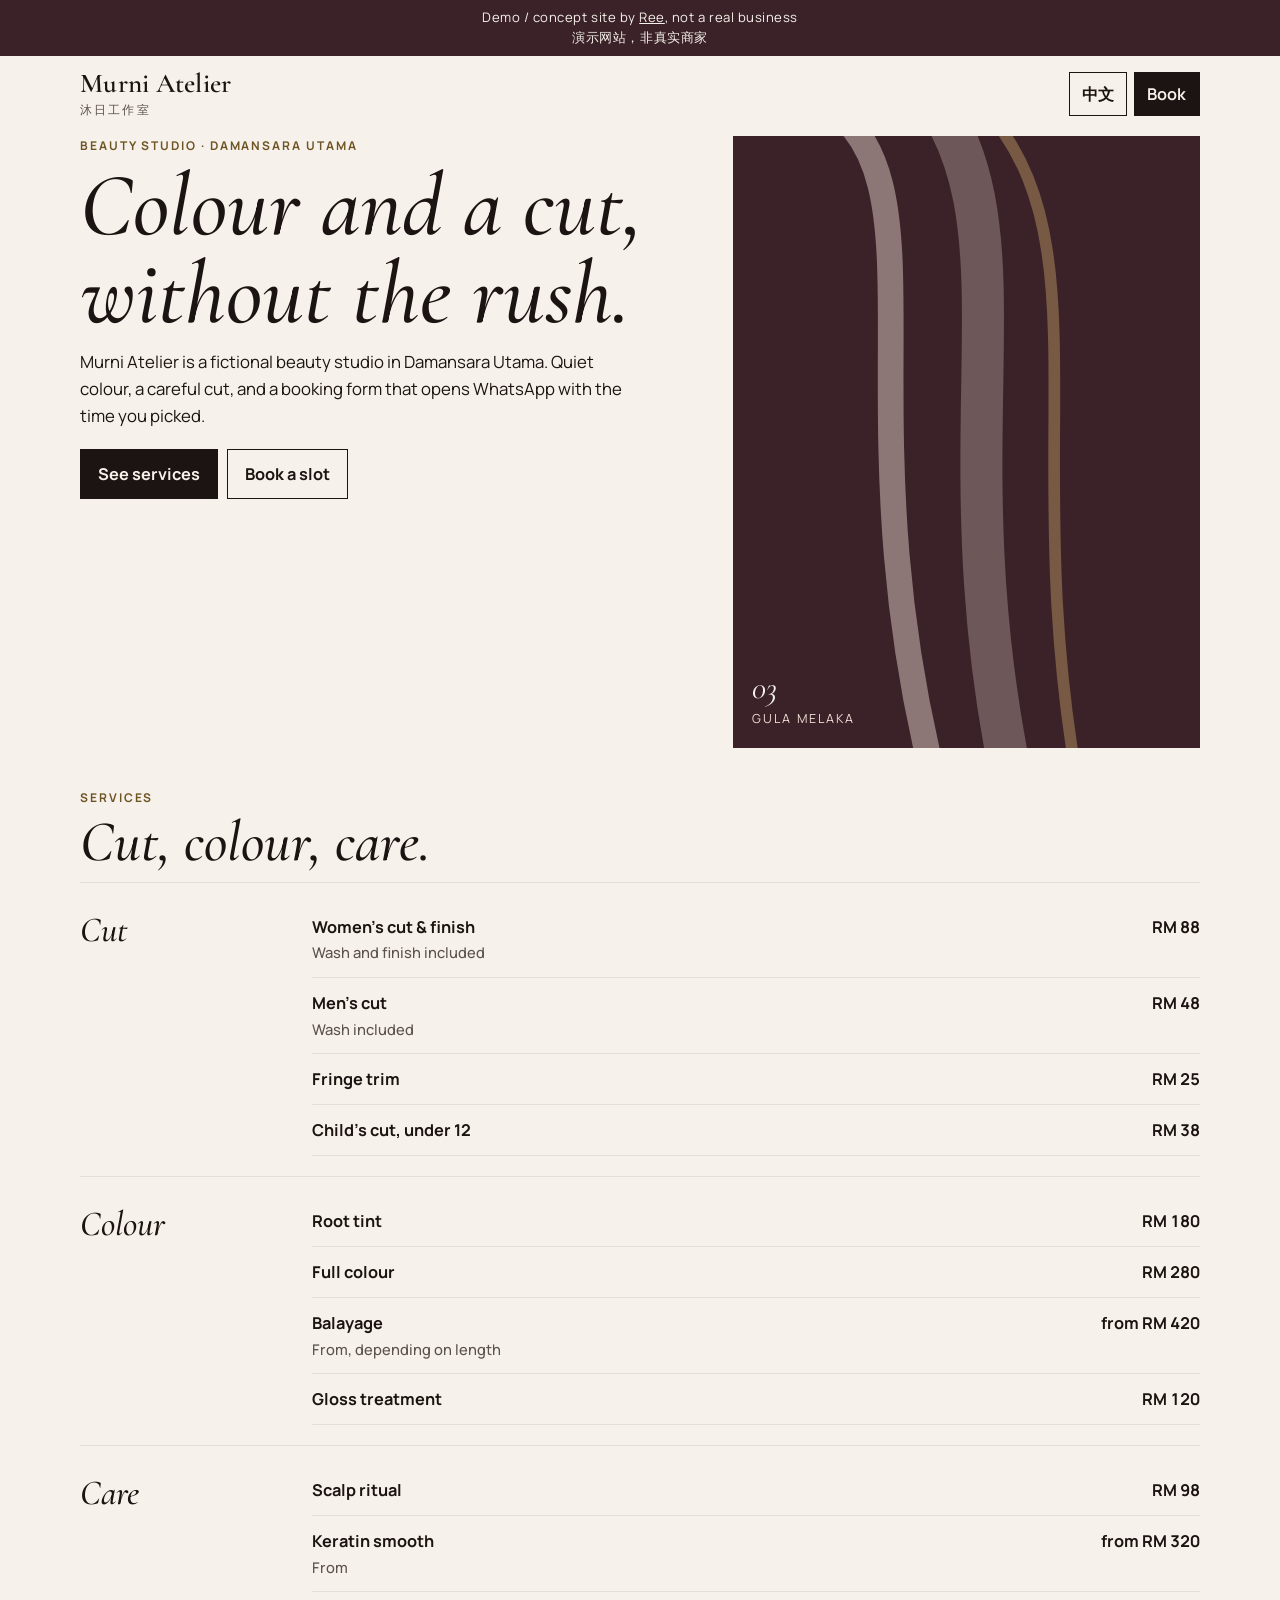
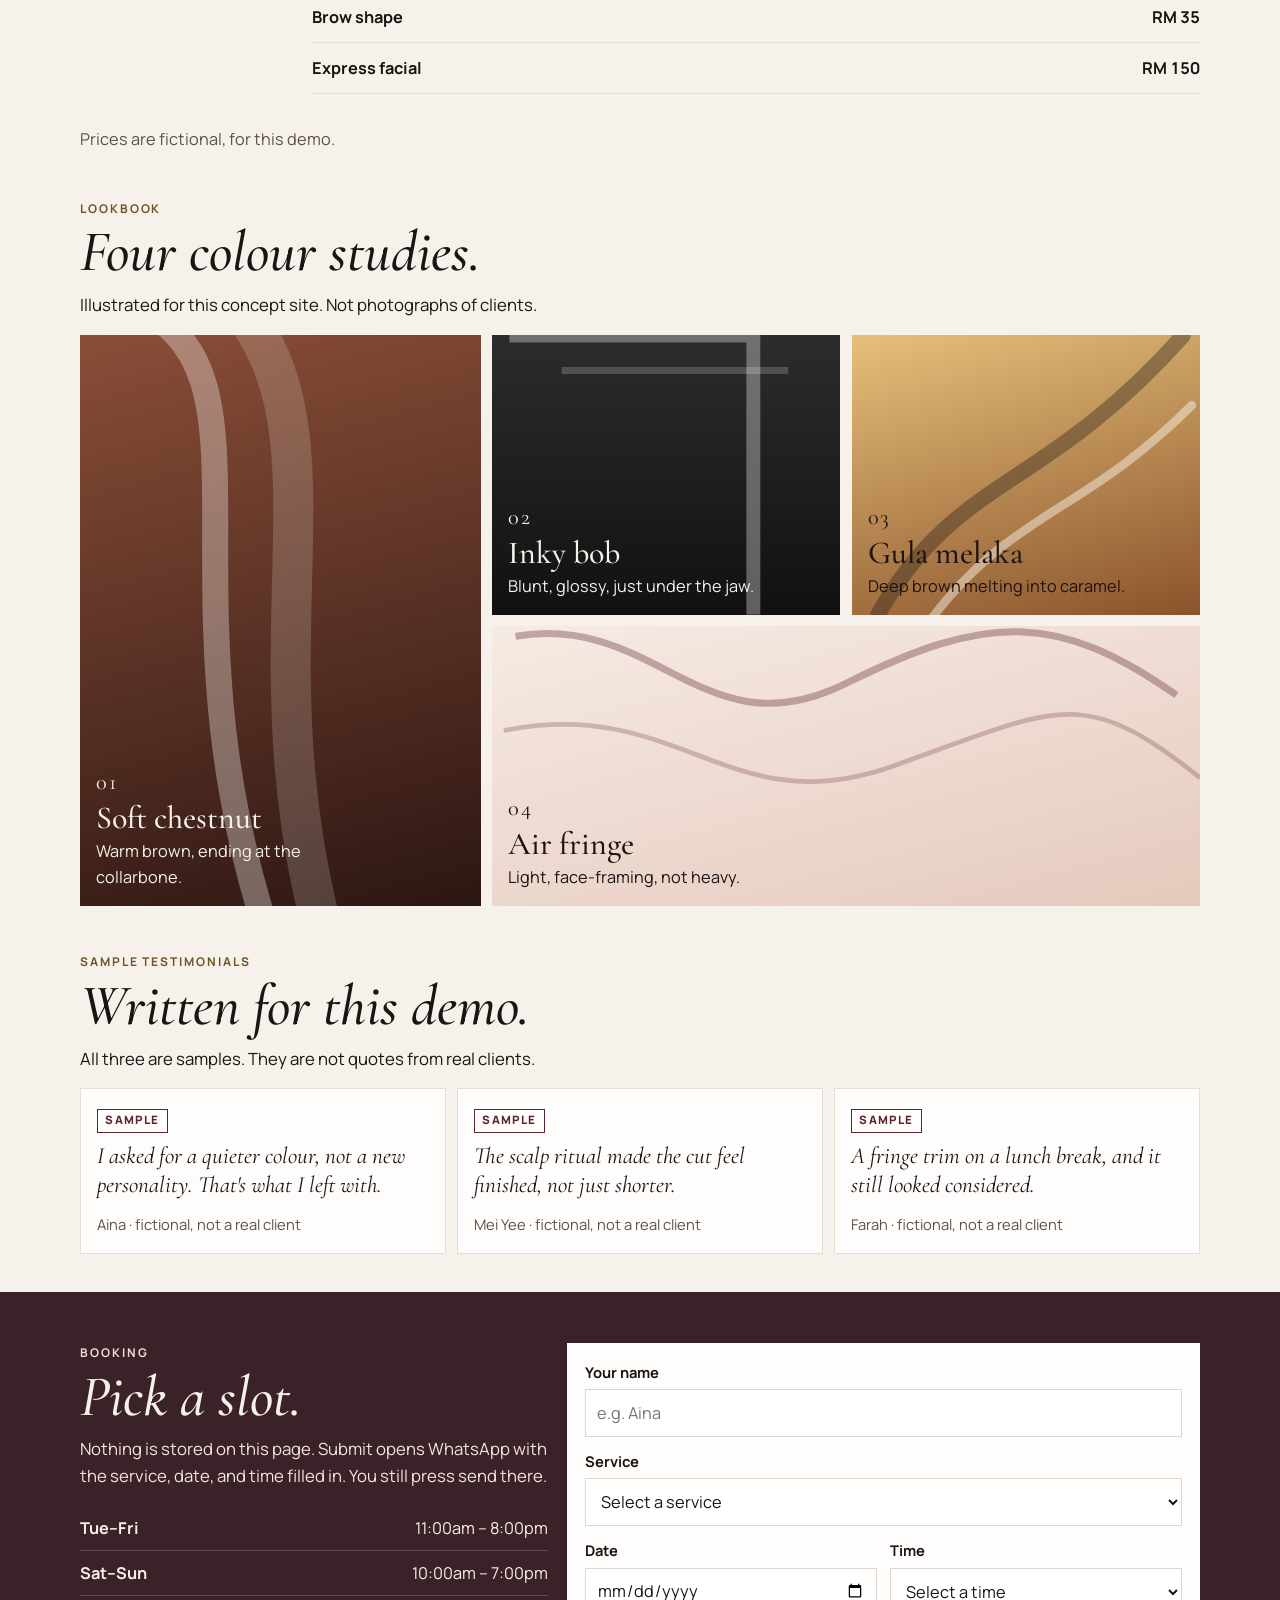
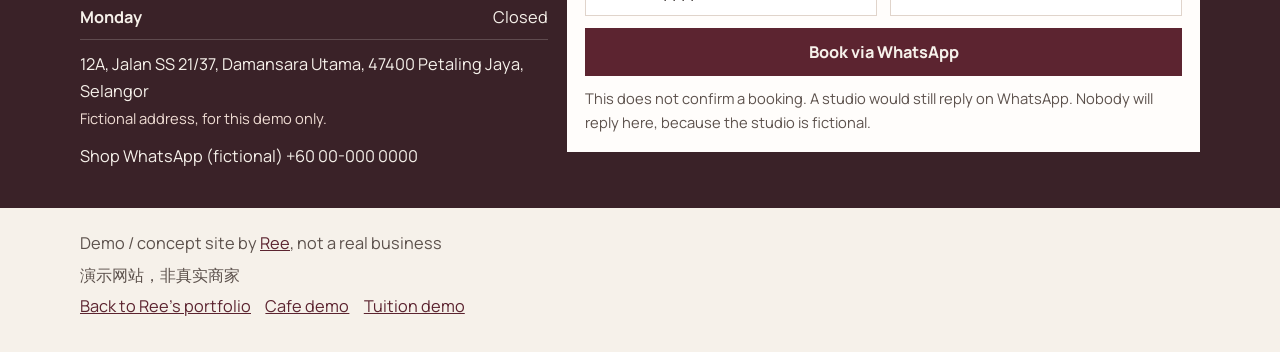
<file: salon/index.html>
<!DOCTYPE html>
<html lang="en">
<head>
  <meta charset="utf-8" />
  <meta name="viewport" content="width=device-width, initial-scale=1" />
  <title data-zh="沐日工作室 — 白沙罗上城美容概念站">Murni Atelier — Concept beauty studio in Damansara Utama</title>
  <meta name="description" content="Murni Atelier is a concept beauty studio in Damansara Utama. Sample services and prices in ringgit, a lookbook, and a booking form that opens WhatsApp. Not a real business." />
  <meta name="author" content="Ree" />
  <meta name="theme-color" content="#3a2228" />
  <meta name="format-detection" content="telephone=no" />
  <meta property="og:title" content="Murni Atelier — Concept beauty studio in Damansara Utama" />
  <meta property="og:description" content="A fictional beauty studio. Sample services, a lookbook, sample reviews, and WhatsApp booking. Demo site by Ree." />
  <meta property="og:type" content="website" />
  <meta property="og:locale" content="en_MY" />
  <meta property="og:locale:alternate" content="zh_CN" />
  <link rel="icon" href="favicon.svg" type="image/svg+xml" />
  <link rel="preconnect" href="https://fonts.googleapis.com" />
  <link rel="preconnect" href="https://fonts.gstatic.com" crossorigin />
  <link href="https://fonts.googleapis.com/css2?family=Cormorant+Garamond:ital,wght@0,500;0,600;0,700;1,500;1,600&amp;family=Manrope:wght@400;500;600;700&amp;display=swap" rel="stylesheet" />
  <link rel="stylesheet" href="salon.css" />
</head>
<body>
  <a class="skip" href="#main" data-zh="跳到正文">Skip to content</a>
  <p class="demo-banner">
    <span>Demo / concept site by <a href="../index.html">Ree</a>, not a real business</span>
    <span lang="zh-Hans">演示网站，非真实商家</span>
  </p>

  <header class="wrap site-header" id="top">
    <a class="brand" href="#top">
      <span class="brand-en">Murni Atelier</span>
      <span class="brand-zh" lang="zh-Hans">沐日工作室</span>
    </a>
    <div class="header-actions">
      <button type="button" class="lang" data-lang-toggle aria-label="切换到中文">中文</button>
      <a class="header-cta" href="#book"><span data-zh="预约">Book</span></a>
    </div>
  </header>

  <main id="main">
    <section class="hero wrap" aria-labelledby="hero-title">
      <div class="hero-grid">
        <div>
          <p class="kicker" data-zh="美容工作室 · 白沙罗上城">Beauty studio · Damansara Utama</p>
          <h1 id="hero-title"><span data-zh="染和剪，但不赶时间。">Colour and a cut, without the rush.</span></h1>
          <p class="lede" data-zh="沐日工作室是虚构在白沙罗上城的美容院。颜色做得安静，剪发做得仔细。预约表会打开 WhatsApp，并填好你选的时间。">Murni Atelier is a fictional beauty studio in Damansara Utama. Quiet colour, a careful cut, and a booking form that opens WhatsApp with the time you picked.</p>
          <div class="actions">
            <a class="btn btn-primary" href="#services"><span data-zh="看价目">See services</span></a>
            <a class="btn btn-ghost" href="#book"><span data-zh="预约一个时段">Book a slot</span></a>
          </div>
        </div>
        <div class="plate" aria-hidden="true">
          <svg viewBox="0 0 400 640" preserveAspectRatio="xMidYMid slice" focusable="false">
            <path d="M60 20 C 200 80, 80 280, 180 640" fill="none" stroke="rgba(240,221,212,0.45)" stroke-width="22" stroke-linecap="round"/>
            <path d="M140 -10 C 280 120, 160 300, 250 660" fill="none" stroke="rgba(240,221,212,0.28)" stroke-width="36" stroke-linecap="round"/>
            <path d="M220 40 C 320 160, 240 340, 300 640" fill="none" stroke="rgba(232,192,122,0.35)" stroke-width="10" stroke-linecap="round"/>
          </svg>
          <div class="plate-copy">
            <p>03</p>
            <span>Gula melaka</span>
          </div>
        </div>
      </div>
    </section>

    <section class="services wrap" id="services" aria-labelledby="services-title">
      <p class="kicker" data-zh="价目">Services</p>
      <h2 id="services-title"><span data-zh="剪、染、护理。">Cut, colour, care.</span></h2>
      <div class="svc">
        <h3 data-zh="剪发">Cut</h3>
        <div>
          <div class="svc-row">
            <p class="svc-name"><span data-zh="女士剪发与造型">Women's cut &amp; finish</span><span class="svc-note" data-zh="含洗发与吹整">Wash and finish included</span></p>
            <p class="svc-price">RM 88</p>
          </div>
          <div class="svc-row">
            <p class="svc-name"><span data-zh="男士剪发">Men's cut</span><span class="svc-note" data-zh="含洗发">Wash included</span></p>
            <p class="svc-price">RM 48</p>
          </div>
          <div class="svc-row">
            <p class="svc-name" data-zh="刘海修剪">Fringe trim</p>
            <p class="svc-price">RM 25</p>
          </div>
          <div class="svc-row">
            <p class="svc-name" data-zh="儿童剪发（12 岁以下）">Child's cut, under 12</p>
            <p class="svc-price">RM 38</p>
          </div>
        </div>
      </div>
      <div class="svc">
        <h3 data-zh="染发">Colour</h3>
        <div>
          <div class="svc-row">
            <p class="svc-name" data-zh="发根补色">Root tint</p>
            <p class="svc-price">RM 180</p>
          </div>
          <div class="svc-row">
            <p class="svc-name" data-zh="全头染">Full colour</p>
            <p class="svc-price">RM 280</p>
          </div>
          <div class="svc-row">
            <p class="svc-name"><span data-zh="挑染">Balayage</span><span class="svc-note" data-zh="起步价，视发长而定">From, depending on length</span></p>
            <p class="svc-price" data-zh="RM 420 起">from RM 420</p>
          </div>
          <div class="svc-row">
            <p class="svc-name" data-zh="光泽护理">Gloss treatment</p>
            <p class="svc-price">RM 120</p>
          </div>
        </div>
      </div>
      <div class="svc">
        <h3 data-zh="护理">Care</h3>
        <div>
          <div class="svc-row">
            <p class="svc-name" data-zh="头皮护理">Scalp ritual</p>
            <p class="svc-price">RM 98</p>
          </div>
          <div class="svc-row">
            <p class="svc-name"><span data-zh="角蛋白柔顺">Keratin smooth</span><span class="svc-note" data-zh="起步价">From</span></p>
            <p class="svc-price" data-zh="RM 320 起">from RM 320</p>
          </div>
          <div class="svc-row">
            <p class="svc-name" data-zh="修眉">Brow shape</p>
            <p class="svc-price">RM 35</p>
          </div>
          <div class="svc-row">
            <p class="svc-name" data-zh="快速面部护理">Express facial</p>
            <p class="svc-price">RM 150</p>
          </div>
        </div>
      </div>
      <p class="note" data-zh="价格是演示用的虚构标价。">Prices are fictional, for this demo.</p>
    </section>

    <section class="lookbook wrap" id="looks" aria-labelledby="looks-title">
      <p class="kicker" data-zh="作品">Lookbook</p>
      <h2 id="looks-title"><span data-zh="四组颜色练习。">Four colour studies.</span></h2>
      <p class="lede" data-zh="这些是为概念站画的插画，不是顾客的照片。">Illustrated for this concept site. Not photographs of clients.</p>
      <div class="looks">
        <article class="look look-a">
          <svg viewBox="0 0 400 700" preserveAspectRatio="xMidYMid slice" aria-hidden="true" focusable="false">
            <path d="M40 30 C 220 90, 60 320, 200 700" fill="none" stroke="rgba(246,241,234,0.35)" stroke-width="26" stroke-linecap="round"/>
            <path d="M120 0 C 300 140, 140 360, 260 720" fill="none" stroke="rgba(246,241,234,0.18)" stroke-width="40" stroke-linecap="round"/>
          </svg>
          <div class="look-copy">
            <p class="num">01</p>
            <h3 data-zh="栗子色，及肩">Soft chestnut</h3>
            <p data-zh="温暖的棕色，长度到锁骨。">Warm brown, ending at the collarbone.</p>
          </div>
        </article>
        <article class="look look-b">
          <svg viewBox="0 0 400 400" preserveAspectRatio="xMidYMid slice" aria-hidden="true" focusable="false">
            <path d="M20 40 H 300 V 360" fill="none" stroke="rgba(246,241,234,0.35)" stroke-width="16"/>
            <path d="M80 80 H 340" fill="none" stroke="rgba(246,241,234,0.2)" stroke-width="8"/>
          </svg>
          <div class="look-copy">
            <p class="num">02</p>
            <h3 data-zh="墨色波波头">Inky bob</h3>
            <p data-zh="齐，有光泽，刚过下巴。">Blunt, glossy, just under the jaw.</p>
          </div>
        </article>
        <article class="look look-c">
          <svg viewBox="0 0 400 400" preserveAspectRatio="xMidYMid slice" aria-hidden="true" focusable="false">
            <path d="M30 360 C 120 200, 220 220, 380 40" fill="none" stroke="rgba(28,20,18,0.35)" stroke-width="18" stroke-linecap="round"/>
            <path d="M80 380 C 180 240, 260 250, 390 120" fill="none" stroke="rgba(255,250,243,0.45)" stroke-width="10" stroke-linecap="round"/>
          </svg>
          <div class="look-copy">
            <p class="num">03</p>
            <h3 data-zh="椰糖挑染">Gula melaka</h3>
            <p data-zh="深棕过渡到焦糖。">Deep brown melting into caramel.</p>
          </div>
        </article>
        <article class="look look-d">
          <svg viewBox="0 0 600 300" preserveAspectRatio="xMidYMid slice" aria-hidden="true" focusable="false">
            <path d="M20 40 C 140 20, 180 140, 300 80 S 480 20, 580 90" fill="none" stroke="rgba(92,36,48,0.35)" stroke-width="6"/>
            <path d="M10 120 C 160 90, 200 200, 340 150 S 500 80, 600 160" fill="none" stroke="rgba(92,36,48,0.25)" stroke-width="4"/>
          </svg>
          <div class="look-copy">
            <p class="num">04</p>
            <h3 data-zh="空气刘海">Air fringe</h3>
            <p data-zh="轻，贴着脸，不厚。">Light, face-framing, not heavy.</p>
          </div>
        </article>
      </div>
    </section>

    <section class="quotes-sec wrap" aria-labelledby="quotes-title">
      <p class="kicker" data-zh="示例评价">Sample testimonials</p>
      <h2 id="quotes-title"><span data-zh="这些评价是写给演示站的。">Written for this demo.</span></h2>
      <p class="lede" data-zh="下面三则都是示例，不是真实顾客的话。">All three are samples. They are not quotes from real clients.</p>
      <div class="quote-grid">
        <figure class="quote">
          <figcaption class="sample-tag" data-zh="示例">Sample</figcaption>
          <blockquote data-zh="我只要更安静的发色，不是换一个人。走的时候就是这样。">I asked for a quieter colour, not a new personality. That's what I left with.</blockquote>
          <p class="who">Aina · <span data-zh="虚构，非真实顾客">fictional, not a real client</span></p>
        </figure>
        <figure class="quote">
          <figcaption class="sample-tag" data-zh="示例">Sample</figcaption>
          <blockquote data-zh="头皮护理让剪发像是完成了，而不只是短了一截。">The scalp ritual made the cut feel finished, not just shorter.</blockquote>
          <p class="who">Mei Yee · <span data-zh="虚构，非真实顾客">fictional, not a real client</span></p>
        </figure>
        <figure class="quote">
          <figcaption class="sample-tag" data-zh="示例">Sample</figcaption>
          <blockquote data-zh="午休去修剪刘海，出来还是很整齐。">A fringe trim on a lunch break, and it still looked considered.</blockquote>
          <p class="who">Farah · <span data-zh="虚构，非真实顾客">fictional, not a real client</span></p>
        </figure>
      </div>
    </section>

    <section class="book" id="book" aria-labelledby="book-title">
      <div class="wrap book-grid">
        <div>
          <p class="kicker" data-zh="预约">Booking</p>
          <h2 id="book-title"><span data-zh="选一个时段。">Pick a slot.</span></h2>
          <p class="lede" data-zh="表单不会保存任何资料。提交后会打开 WhatsApp，并把服务、日期和时间填进去。你还要在 WhatsApp 里按发送。">Nothing is stored on this page. Submit opens WhatsApp with the service, date, and time filled in. You still press send there.</p>
          <dl class="hours">
            <div><dt data-zh="周二至周五">Tue–Fri</dt><dd>11:00am – 8:00pm</dd></div>
            <div><dt data-zh="周六至周日">Sat–Sun</dt><dd>10:00am – 7:00pm</dd></div>
            <div><dt data-zh="周一">Monday</dt><dd data-zh="休息">Closed</dd></div>
          </dl>
          <address class="address" data-zh="12A, Jalan SS 21/37, 白沙罗上城, 47400 八打灵再也，雪兰莪">12A, Jalan SS 21/37, Damansara Utama, 47400 Petaling Jaya, Selangor</address>
          <p class="fictional" data-zh="虚构地址，仅供演示。">Fictional address, for this demo only.</p>
          <p class="shop-line"><span data-zh="店用 WhatsApp（虚构）">Shop WhatsApp (fictional)</span> <span data-wa-display>+60 00-000 0000</span></p>
        </div>
        <div class="book-card">
          <noscript>
            <p>JavaScript is off, so this form cannot prefill WhatsApp. Use the button at the bottom of the screen, or the link in the footer. 浏览器未开启 JavaScript，表格无法预填 WhatsApp。</p>
          </noscript>
          <form id="book-form" class="form-grid halves" novalidate>
            <div class="wide">
              <label for="book-name"><span data-zh="你的名字">Your name</span></label>
              <input id="book-name" name="guest" type="text" autocomplete="name" required maxlength="80" data-ph-zh="例如 Aina" placeholder="e.g. Aina" />
            </div>
            <div class="wide">
              <label for="book-service"><span data-zh="服务">Service</span></label>
              <select id="book-service" name="service" required>
                <option value="" data-zh="请选择服务">Select a service</option>
                <option data-zh="女士剪发与造型 — RM 88">Women's cut &amp; finish — RM 88</option>
                <option data-zh="男士剪发 — RM 48">Men's cut — RM 48</option>
                <option data-zh="刘海修剪 — RM 25">Fringe trim — RM 25</option>
                <option data-zh="儿童剪发 — RM 38">Child's cut — RM 38</option>
                <option data-zh="发根补色 — RM 180">Root tint — RM 180</option>
                <option data-zh="全头染 — RM 280">Full colour — RM 280</option>
                <option data-zh="挑染 — RM 420 起">Balayage — from RM 420</option>
                <option data-zh="光泽护理 — RM 120">Gloss treatment — RM 120</option>
                <option data-zh="头皮护理 — RM 98">Scalp ritual — RM 98</option>
                <option data-zh="角蛋白柔顺 — RM 320 起">Keratin smooth — from RM 320</option>
                <option data-zh="修眉 — RM 35">Brow shape — RM 35</option>
                <option data-zh="快速面部护理 — RM 150">Express facial — RM 150</option>
                <option data-zh="还不确定，想先问">Not sure — I'd like to ask</option>
              </select>
            </div>
            <div>
              <label for="book-date"><span data-zh="日期">Date</span></label>
              <input id="book-date" name="date" type="date" required />
            </div>
            <div>
              <label for="book-time"><span data-zh="时间">Time</span></label>
              <select id="book-time" name="time" required>
                <option value="" data-zh="请选择时间">Select a time</option>
                <option data-zh="上午 10:00">10:00 am</option>
                <option data-zh="上午 11:30">11:30 am</option>
                <option data-zh="下午 1:00">1:00 pm</option>
                <option data-zh="下午 2:30">2:30 pm</option>
                <option data-zh="下午 4:00">4:00 pm</option>
                <option data-zh="下午 5:30">5:30 pm</option>
              </select>
            </div>
            <div class="wide">
              <button class="submit" type="submit" data-zh="用 WhatsApp 预约">Book via WhatsApp</button>
              <p class="form-help" data-zh="这不会确认预约。店家要在 WhatsApp 里回复才算数。这里没有店家，因为店是虚构的。">This does not confirm a booking. A studio would still reply on WhatsApp. Nobody will reply here, because the studio is fictional.</p>
              <div id="form-status" class="form-status" role="status" hidden></div>
            </div>
          </form>
        </div>
      </div>
    </section>
  </main>

  <footer class="wrap site-footer">
    <p>Demo / concept site by <a href="../index.html">Ree</a>, not a real business</p>
    <p lang="zh-Hans">演示网站，非真实商家</p>
    <nav class="footer-nav" aria-label="Other demos">
      <a href="../index.html" data-zh="返回 Ree 的作品集">Back to Ree's portfolio</a>
      <a href="../cafe/" data-zh="咖啡店演示">Cafe demo</a>
      <a href="../tuition/" data-zh="补习中心演示">Tuition demo</a>
    </nav>
  </footer>

  <a class="wa-float" data-wa-en="Hi Murni Atelier, I would like to book a slot." data-wa-zh="你好，沐日工作室，我想预约。" href="https://wa.me/60000000000?text=Hi%20Murni%20Atelier%2C%20I%20would%20like%20to%20book%20a%20slot." target="_blank" rel="noopener noreferrer" aria-label="WhatsApp Murni Atelier, opens in a new tab" data-aria-zh="WhatsApp 沐日工作室，在新标签页打开">
    <svg viewBox="0 0 24 24" aria-hidden="true" focusable="false"><path fill="currentColor" d="M12.04 2C6.58 2 2.15 6.4 2.15 11.83c0 1.74.46 3.44 1.34 4.94L2 22l5.39-1.41a9.9 9.9 0 0 0 4.65 1.18h.01c5.46 0 9.89-4.4 9.89-9.83C21.94 6.41 17.5 2 12.04 2zm0 18.02h-.01a8.2 8.2 0 0 1-4.18-1.15l-.3-.18-3.2.84.85-3.12-.2-.32a8.2 8.2 0 0 1-1.26-4.26c0-4.54 3.7-8.23 8.25-8.23 2.2 0 4.27.86 5.83 2.42a8.18 8.18 0 0 1 2.41 5.82c0 4.54-3.7 8.18-8.18 8.18zm4.52-6.16c-.25-.12-1.47-.72-1.7-.81-.23-.08-.39-.12-.56.13-.17.25-.64.8-.79.97-.14.17-.29.19-.54.06-.25-.12-1.05-.39-2-1.23-.74-.66-1.24-1.47-1.38-1.72-.15-.25-.02-.38.11-.51.11-.11.25-.29.37-.43.12-.14.17-.25.25-.41.08-.17.04-.31-.02-.43-.06-.12-.56-1.34-.76-1.84-.2-.48-.4-.42-.56-.42h-.48c-.17 0-.43.06-.66.31-.23.25-.87.85-.87 2.07s.89 2.4 1.01 2.56c.12.17 1.75 2.67 4.24 3.74.59.26 1.05.41 1.41.52.59.19 1.13.16 1.56.1.48-.07 1.47-.6 1.68-1.18.21-.58.21-1.08.14-1.18-.06-.1-.23-.16-.48-.28z"/></svg>
  </a>

  <script src="../js/lang.js"></script>
  <script src="salon.js"></script>
</body>
</html>
</file>
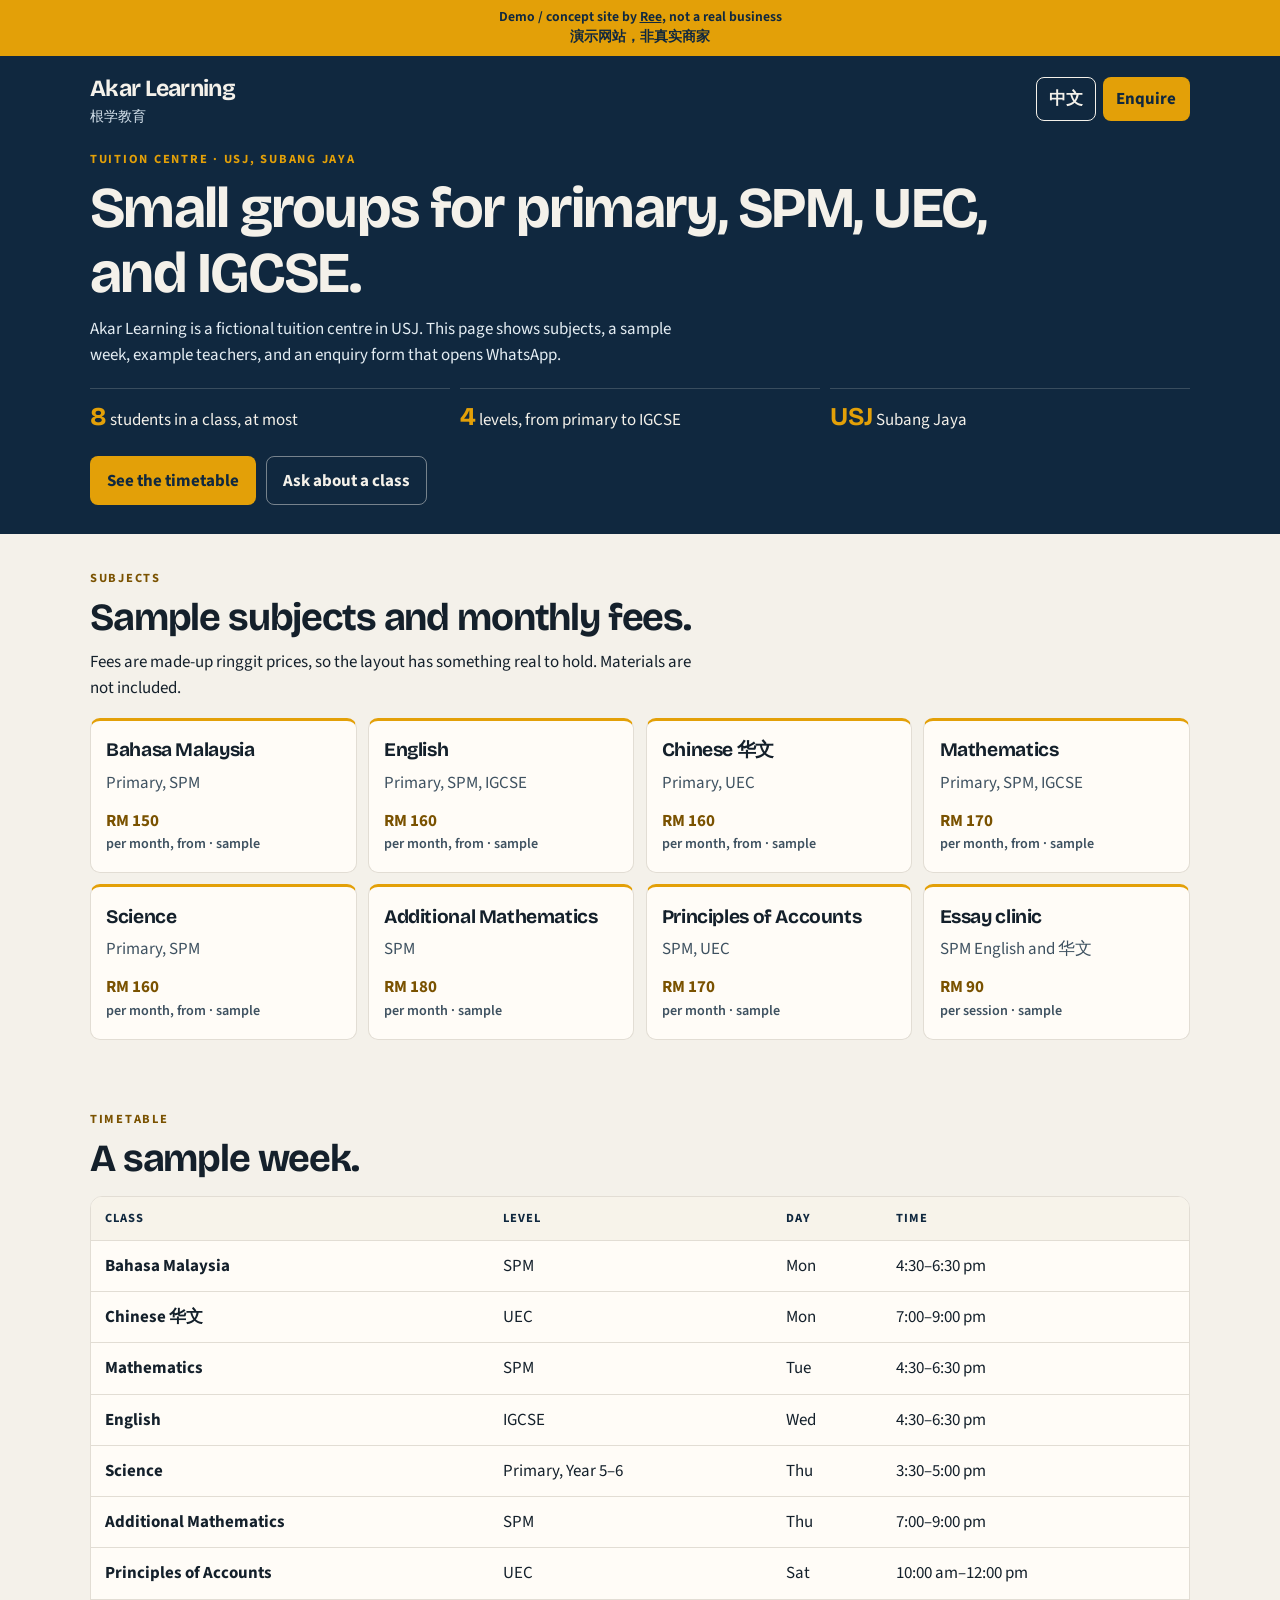
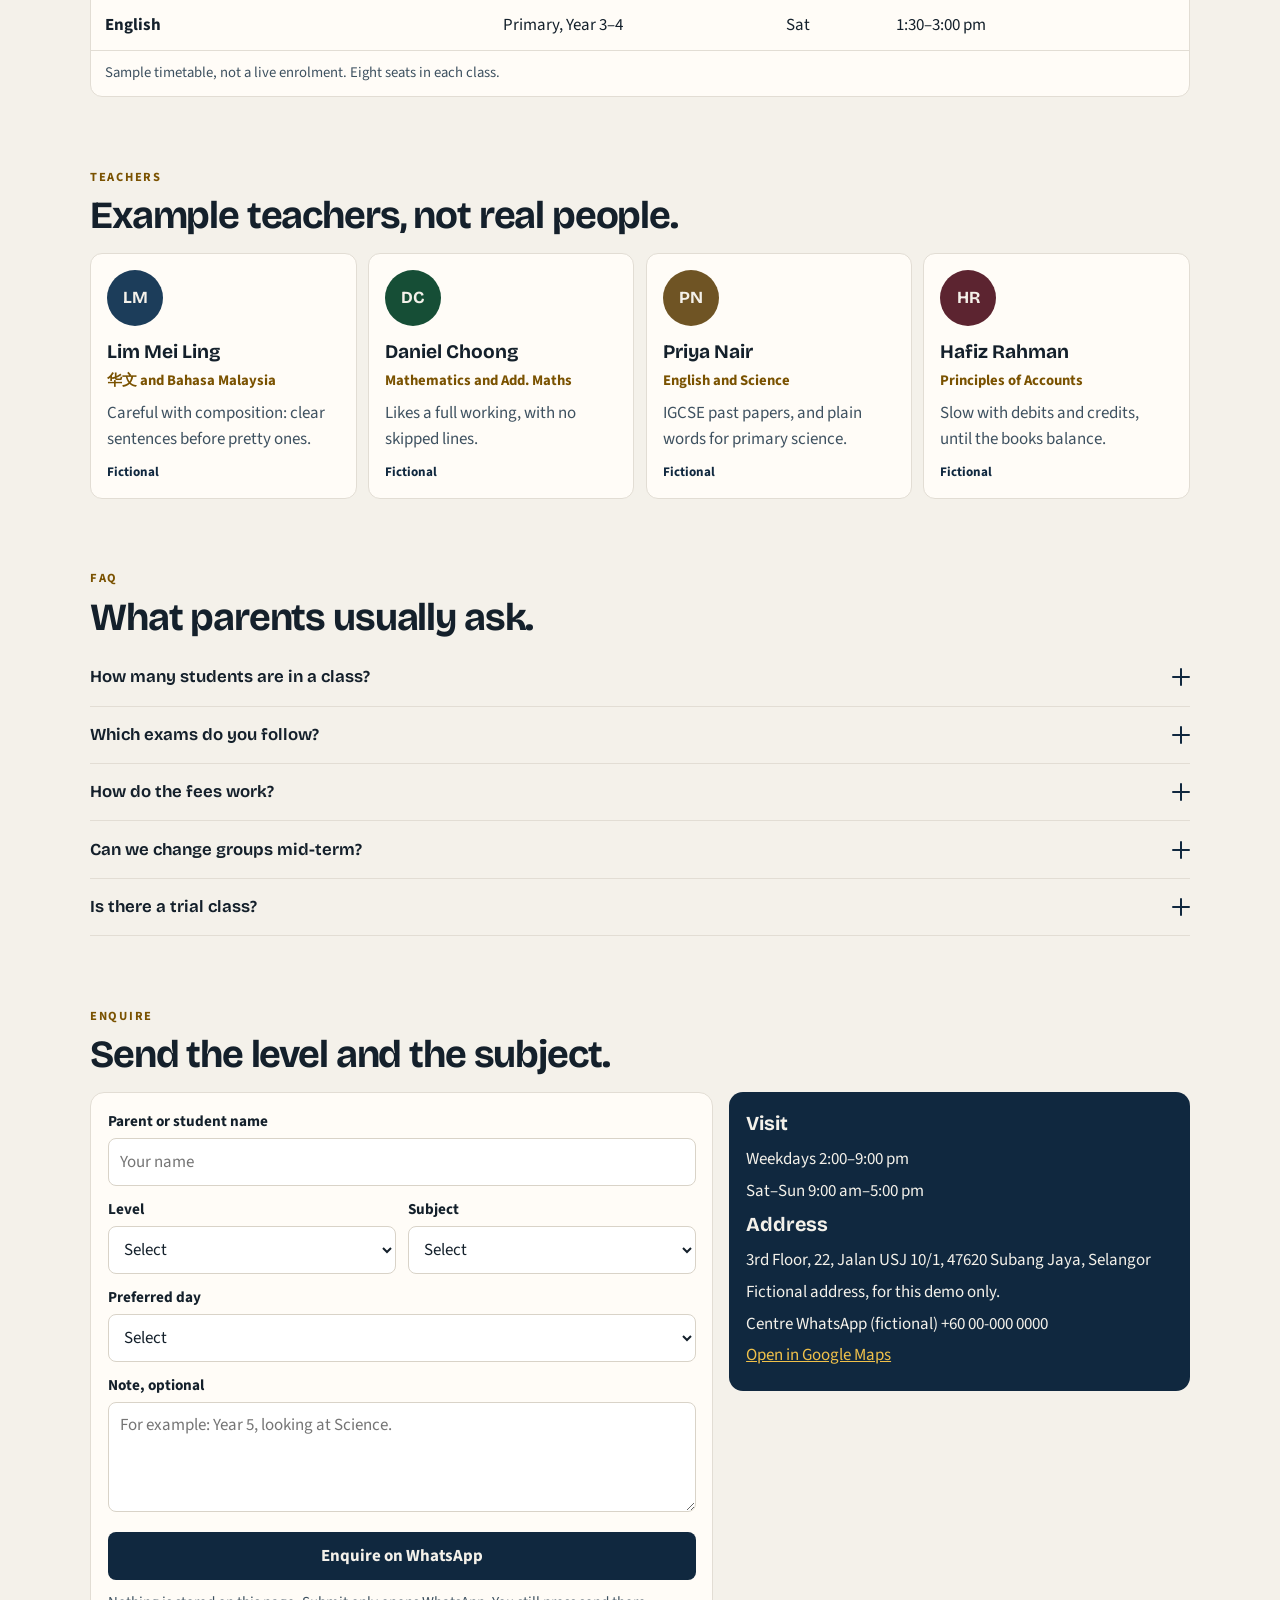
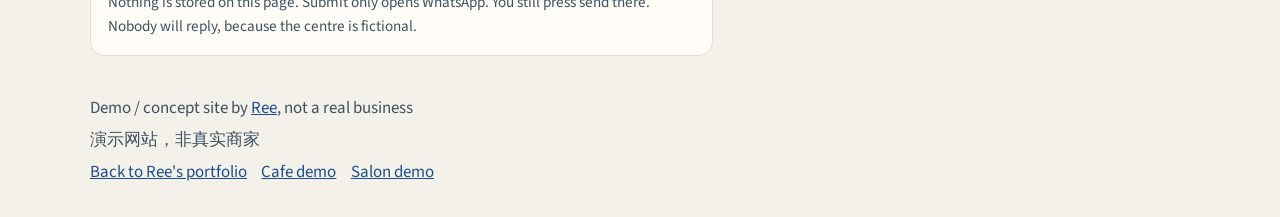
<file: tuition/index.html>
<!DOCTYPE html>
<html lang="en">
<head>
  <meta charset="utf-8" />
  <meta name="viewport" content="width=device-width, initial-scale=1" />
  <title data-zh="根学教育 — 梳邦再也补习中心概念站">Akar Learning — Concept tuition centre in Subang Jaya</title>
  <meta name="description" content="Akar Learning is a concept tuition centre in USJ, Subang Jaya. Sample classes for primary, SPM, UEC, and IGCSE, a timetable, and a WhatsApp enquiry form. Not a real business." />
  <meta name="author" content="Ree" />
  <meta name="theme-color" content="#10283f" />
  <meta name="format-detection" content="telephone=no" />
  <meta property="og:title" content="Akar Learning — Concept tuition centre in Subang Jaya" />
  <meta property="og:description" content="A fictional tuition centre for primary, SPM, UEC, and IGCSE. Sample timetable and WhatsApp enquiry. Demo site by Ree." />
  <meta property="og:type" content="website" />
  <meta property="og:locale" content="en_MY" />
  <meta property="og:locale:alternate" content="zh_CN" />
  <link rel="icon" href="favicon.svg" type="image/svg+xml" />
  <link rel="preconnect" href="https://fonts.googleapis.com" />
  <link rel="preconnect" href="https://fonts.gstatic.com" crossorigin />
  <link href="https://fonts.googleapis.com/css2?family=Bricolage+Grotesque:opsz,wght@12..96,500;12..96,700&amp;family=Source+Sans+3:ital,wght@0,400;0,600;0,700;1,400&amp;display=swap" rel="stylesheet" />
  <link rel="stylesheet" href="tuition.css" />
</head>
<body>
  <a class="skip" href="#main" data-zh="跳到正文">Skip to content</a>
  <p class="demo-banner">
    <span>Demo / concept site by <a href="../index.html">Ree</a>, not a real business</span>
    <span lang="zh-Hans">演示网站，非真实商家</span>
  </p>

  <main id="main">
  <div class="mast">
    <header class="wrap site-header" id="top">
      <a class="brand" href="#top">
        <span class="brand-mark">
          <span class="brand-en">Akar Learning</span>
          <span class="brand-zh" lang="zh-Hans">根学教育</span>
        </span>
      </a>
      <div class="header-actions">
        <button type="button" class="lang" data-lang-toggle aria-label="切换到中文">中文</button>
        <a class="header-cta" href="#enquire"><span data-zh="询问">Enquire</span></a>
      </div>
    </header>

    <section class="hero wrap" aria-labelledby="hero-title">
      <p class="kicker" data-zh="补习中心 · 梳邦 USJ">Tuition centre · USJ, Subang Jaya</p>
      <h1 id="hero-title"><span data-zh="小学、SPM、UEC、IGCSE 的小班。">Small groups for primary, SPM, UEC, and IGCSE.</span></h1>
      <p class="lede" data-zh="根学是虚构在梳邦 USJ 的补习中心。这一页有科目、示例课表、示例老师，以及打开 WhatsApp 的询问表。">Akar Learning is a fictional tuition centre in USJ. This page shows subjects, a sample week, example teachers, and an enquiry form that opens WhatsApp.</p>
      <ul class="facts">
        <li><strong>8</strong> <span data-zh="一班最多人数">students in a class, at most</span></li>
        <li><strong>4</strong> <span data-zh="小学、SPM、UEC、IGCSE">levels, from primary to IGCSE</span></li>
        <li><strong>USJ</strong> <span data-zh="梳邦再也">Subang Jaya</span></li>
      </ul>
      <div class="actions">
        <a class="btn btn-primary" href="#schedule"><span data-zh="看课表">See the timetable</span></a>
        <a class="btn btn-ghost" href="#enquire"><span data-zh="询问课程">Ask about a class</span></a>
      </div>
    </section>
  </div>

    <section class="section wrap" id="subjects" aria-labelledby="subjects-title">
      <p class="kicker" data-zh="科目">Subjects</p>
      <h2 id="subjects-title"><span data-zh="示例科目和月费。">Sample subjects and monthly fees.</span></h2>
      <p class="lede" data-zh="费用是虚构的令吉标价，方便看版面。材料费另计，这里没有。">Fees are made-up ringgit prices, so the layout has something real to hold. Materials are not included.</p>
      <div class="subjects">
        <article class="subject">
          <h3 data-zh="马来文">Bahasa Malaysia</h3>
          <p class="levels" data-zh="小学、SPM">Primary, SPM</p>
          <p class="fee">RM 150 <small data-zh="每月起，示例">per month, from · sample</small></p>
        </article>
        <article class="subject">
          <h3 data-zh="英文">English</h3>
          <p class="levels" data-zh="小学、SPM、IGCSE">Primary, SPM, IGCSE</p>
          <p class="fee">RM 160 <small data-zh="每月起，示例">per month, from · sample</small></p>
        </article>
        <article class="subject">
          <h3 data-zh="华文">Chinese 华文</h3>
          <p class="levels" data-zh="小学、UEC">Primary, UEC</p>
          <p class="fee">RM 160 <small data-zh="每月起，示例">per month, from · sample</small></p>
        </article>
        <article class="subject">
          <h3 data-zh="数学">Mathematics</h3>
          <p class="levels" data-zh="小学、SPM、IGCSE">Primary, SPM, IGCSE</p>
          <p class="fee">RM 170 <small data-zh="每月起，示例">per month, from · sample</small></p>
        </article>
        <article class="subject">
          <h3 data-zh="科学">Science</h3>
          <p class="levels" data-zh="小学、SPM">Primary, SPM</p>
          <p class="fee">RM 160 <small data-zh="每月起，示例">per month, from · sample</small></p>
        </article>
        <article class="subject">
          <h3 data-zh="附加数学">Additional Mathematics</h3>
          <p class="levels">SPM</p>
          <p class="fee">RM 180 <small data-zh="每月，示例">per month · sample</small></p>
        </article>
        <article class="subject">
          <h3 data-zh="会计">Principles of Accounts</h3>
          <p class="levels" data-zh="SPM、UEC">SPM, UEC</p>
          <p class="fee">RM 170 <small data-zh="每月，示例">per month · sample</small></p>
        </article>
        <article class="subject">
          <h3 data-zh="作文小班">Essay clinic</h3>
          <p class="levels" data-zh="SPM 英文与华文">SPM English and 华文</p>
          <p class="fee">RM 90 <small data-zh="每节，示例">per session · sample</small></p>
        </article>
      </div>
    </section>

    <section class="section wrap" id="schedule" aria-labelledby="schedule-title">
      <p class="kicker" data-zh="课表">Timetable</p>
      <h2 id="schedule-title"><span data-zh="示例的一周。">A sample week.</span></h2>
      <p class="scroll-hint" data-zh="左右滑动可看完整课表。">Swipe sideways for the full timetable.</p>
      <div class="table-wrap">
        <table>
          <thead>
            <tr>
              <th scope="col" data-zh="科目">Class</th>
              <th scope="col" data-zh="程度">Level</th>
              <th scope="col" data-zh="日子">Day</th>
              <th scope="col" data-zh="时间">Time</th>
            </tr>
          </thead>
          <tbody>
            <tr>
              <th scope="row" data-zh="马来文">Bahasa Malaysia</th>
              <td>SPM</td>
              <td data-zh="周一">Mon</td>
              <td data-zh="下午 4:30–6:30">4:30–6:30 pm</td>
            </tr>
            <tr>
              <th scope="row" data-zh="华文">Chinese 华文</th>
              <td>UEC</td>
              <td data-zh="周一">Mon</td>
              <td data-zh="晚上 7:00–9:00">7:00–9:00 pm</td>
            </tr>
            <tr>
              <th scope="row" data-zh="数学">Mathematics</th>
              <td>SPM</td>
              <td data-zh="周二">Tue</td>
              <td data-zh="下午 4:30–6:30">4:30–6:30 pm</td>
            </tr>
            <tr>
              <th scope="row" data-zh="英文">English</th>
              <td>IGCSE</td>
              <td data-zh="周三">Wed</td>
              <td data-zh="下午 4:30–6:30">4:30–6:30 pm</td>
            </tr>
            <tr>
              <th scope="row" data-zh="科学">Science</th>
              <td data-zh="小学，五年级至六年级">Primary, Year 5–6</td>
              <td data-zh="周四">Thu</td>
              <td data-zh="下午 3:30–5:00">3:30–5:00 pm</td>
            </tr>
            <tr>
              <th scope="row" data-zh="附加数学">Additional Mathematics</th>
              <td>SPM</td>
              <td data-zh="周四">Thu</td>
              <td data-zh="晚上 7:00–9:00">7:00–9:00 pm</td>
            </tr>
            <tr>
              <th scope="row" data-zh="会计">Principles of Accounts</th>
              <td>UEC</td>
              <td data-zh="周六">Sat</td>
              <td data-zh="上午 10:00–12:00">10:00 am–12:00 pm</td>
            </tr>
            <tr>
              <th scope="row" data-zh="英文">English</th>
              <td data-zh="小学，三年级至四年级">Primary, Year 3–4</td>
              <td data-zh="周六">Sat</td>
              <td data-zh="下午 1:30–3:00">1:30–3:00 pm</td>
            </tr>
          </tbody>
          <caption data-zh="示例课表，不是正在招生的班。每班最多 8 人。">Sample timetable, not a live enrolment. Eight seats in each class.</caption>
        </table>
      </div>
    </section>

    <section class="section wrap" id="teachers" aria-labelledby="teachers-title">
      <p class="kicker" data-zh="老师">Teachers</p>
      <h2 id="teachers-title"><span data-zh="示例老师，不是真人。">Example teachers, not real people.</span></h2>
      <div class="teachers">
        <article class="teacher">
          <div class="avatar" aria-hidden="true">LM</div>
          <h3>Lim Mei Ling</h3>
          <p class="role" data-zh="华文与马来文">华文 and Bahasa Malaysia</p>
          <p class="bio" data-zh="作文改得很仔细，句子先讲清楚再讲漂亮。">Careful with composition: clear sentences before pretty ones.</p>
          <p class="fictional-tag" data-zh="虚构人物">Fictional</p>
        </article>
        <article class="teacher">
          <div class="avatar" aria-hidden="true">DC</div>
          <h3>Daniel Choong</h3>
          <p class="role" data-zh="数学与附加数学">Mathematics and Add. Maths</p>
          <p class="bio" data-zh="喜欢把步骤写完整，不跳步。">Likes a full working, with no skipped lines.</p>
          <p class="fictional-tag" data-zh="虚构人物">Fictional</p>
        </article>
        <article class="teacher">
          <div class="avatar" aria-hidden="true">PN</div>
          <h3>Priya Nair</h3>
          <p class="role" data-zh="英文与科学">English and Science</p>
          <p class="bio" data-zh="IGCSE 用历年试题练，小学科学则把词讲明白。">IGCSE past papers, and plain words for primary science.</p>
          <p class="fictional-tag" data-zh="虚构人物">Fictional</p>
        </article>
        <article class="teacher">
          <div class="avatar" aria-hidden="true">HR</div>
          <h3>Hafiz Rahman</h3>
          <p class="role" data-zh="会计">Principles of Accounts</p>
          <p class="bio" data-zh="借方贷方讲得很慢，直到账是平的。">Slow with debits and credits, until the books balance.</p>
          <p class="fictional-tag" data-zh="虚构人物">Fictional</p>
        </article>
      </div>
    </section>

    <section class="section wrap" id="faq" aria-labelledby="faq-title">
      <p class="kicker" data-zh="常见问题">FAQ</p>
      <h2 id="faq-title"><span data-zh="家长通常会问的。">What parents usually ask.</span></h2>
      <div class="faq">
        <div class="faq-item">
          <h3>
            <button type="button" id="faq-b1" aria-expanded="false" aria-controls="faq-p1">
              <span data-zh="一班有多少学生？">How many students are in a class?</span>
              <span class="plus" aria-hidden="true"></span>
            </button>
          </h3>
          <div id="faq-p1" role="region" aria-labelledby="faq-b1" hidden>
            <p class="panel" data-zh="最多八人，这样作业才改得完。满了就排下一班。">Eight at most, so homework can actually be marked. If a group is full, the next one is offered.</p>
          </div>
        </div>
        <div class="faq-item">
          <h3>
            <button type="button" id="faq-b2" aria-expanded="false" aria-controls="faq-p2">
              <span data-zh="跟哪一种考试？">Which exams do you follow?</span>
              <span class="plus" aria-hidden="true"></span>
            </button>
          </h3>
          <div id="faq-p2" role="region" aria-labelledby="faq-b2" hidden>
            <p class="panel" data-zh="小学一年级到六年级、SPM、UEC 和 IGCSE。询问时请写明是哪一份卷，例如剑桥 IGCSE 或某一科 UEC。">Primary Standard 1 to 6, SPM, UEC, and IGCSE. Say which paper when you enquire — for example Cambridge IGCSE, or a specific UEC subject.</p>
          </div>
        </div>
        <div class="faq-item">
          <h3>
            <button type="button" id="faq-b3" aria-expanded="false" aria-controls="faq-p3">
              <span data-zh="学费怎么算？">How do the fees work?</span>
              <span class="plus" aria-hidden="true"></span>
            </button>
          </h3>
          <div id="faq-p3" role="region" aria-labelledby="faq-b3" hidden>
            <p class="panel" data-zh="每个科目旁边是示例月费。材料另计。这份价目没有注册费。">Each subject shows a sample monthly fee. Materials are separate. There is no registration fee on this sample list.</p>
          </div>
        </div>
        <div class="faq-item">
          <h3>
            <button type="button" id="faq-b4" aria-expanded="false" aria-controls="faq-p4">
              <span data-zh="学期中途可以换班吗？">Can we change groups mid-term?</span>
              <span class="plus" aria-hidden="true"></span>
            </button>
          </h3>
          <div id="faq-p4" role="region" aria-labelledby="faq-b4" hidden>
            <p class="panel" data-zh="另一班有空位就可以。请提前一周说，方便老师交接进度。">Yes, if another group has a seat. Ask a week ahead so the teacher can pass on the work.</p>
          </div>
        </div>
        <div class="faq-item">
          <h3>
            <button type="button" id="faq-b5" aria-expanded="false" aria-controls="faq-p5">
              <span data-zh="可以先试听吗？">Is there a trial class?</span>
              <span class="plus" aria-hidden="true"></span>
            </button>
          </h3>
          <div id="faq-p5" role="region" aria-labelledby="faq-b5" hidden>
            <p class="panel" data-zh="新学生可以试听一节，示例收费 RM 40。如果继续，这节会计入当月学费。">One trial session for a new student, at a sample rate of RM 40. If you continue, it counts toward that month.</p>
          </div>
        </div>
      </div>
    </section>

    <section class="section wrap" id="enquire" aria-labelledby="enquire-title">
      <p class="kicker" data-zh="询问">Enquire</p>
      <h2 id="enquire-title"><span data-zh="把程度和科目发给我们。">Send the level and the subject.</span></h2>
      <div class="enquire-grid">
        <div class="form-card">
          <noscript>
            <p>JavaScript is off, so this form cannot prefill WhatsApp. Use the green button instead. 浏览器未开启 JavaScript，表格无法预填 WhatsApp。</p>
          </noscript>
          <form id="ask-form" class="form-grid halves">
            <div class="wide">
              <label for="ask-name"><span data-zh="家长或学生姓名">Parent or student name</span></label>
              <input id="ask-name" name="person" type="text" autocomplete="name" required maxlength="80" data-ph-zh="你的名字" placeholder="Your name" />
            </div>
            <div>
              <label for="ask-level"><span data-zh="程度">Level</span></label>
              <select id="ask-level" name="level" required>
                <option value="" data-zh="请选择">Select</option>
                <option data-zh="小学">Primary</option>
                <option>SPM</option>
                <option>UEC</option>
                <option>IGCSE</option>
              </select>
            </div>
            <div>
              <label for="ask-subject"><span data-zh="科目">Subject</span></label>
              <select id="ask-subject" name="subject" required>
                <option value="" data-zh="请选择">Select</option>
                <option data-zh="马来文">Bahasa Malaysia</option>
                <option data-zh="英文">English</option>
                <option data-zh="华文">Chinese 华文</option>
                <option data-zh="数学">Mathematics</option>
                <option data-zh="科学">Science</option>
                <option data-zh="附加数学">Additional Mathematics</option>
                <option data-zh="会计">Principles of Accounts</option>
                <option data-zh="作文小班">Essay clinic</option>
                <option data-zh="还不确定">Not sure yet</option>
              </select>
            </div>
            <div class="wide">
              <label for="ask-day"><span data-zh="方便的日子">Preferred day</span></label>
              <select id="ask-day" name="day" required>
                <option value="" data-zh="请选择">Select</option>
                <option data-zh="周一">Monday</option>
                <option data-zh="周二">Tuesday</option>
                <option data-zh="周三">Wednesday</option>
                <option data-zh="周四">Thursday</option>
                <option data-zh="周五">Friday</option>
                <option data-zh="周六">Saturday</option>
                <option data-zh="周日">Sunday</option>
                <option data-zh="还不确定">Not sure yet</option>
              </select>
            </div>
            <div class="wide">
              <label for="ask-note"><span data-zh="备注（可选）">Note, optional</span></label>
              <textarea id="ask-note" name="note" maxlength="400" data-ph-zh="例如：小学五年级，想补科学。" placeholder="For example: Year 5, looking at Science."></textarea>
            </div>
            <div class="wide">
              <button class="submit" type="submit" data-zh="用 WhatsApp 询问">Enquire on WhatsApp</button>
              <p class="form-help" data-zh="页面不会储存这些资料。提交只会打开 WhatsApp。你还要在那里按发送。这里没有人会回复，因为中心是虚构的。">Nothing is stored on this page. Submit only opens WhatsApp. You still press send there. Nobody will reply, because the centre is fictional.</p>
              <div id="form-status" class="form-status" role="status" hidden></div>
            </div>
          </form>
        </div>
        <aside class="aside-card">
          <h3 data-zh="来访时间">Visit</h3>
          <p data-zh="周一至周五 下午 2:00–9:00">Weekdays 2:00–9:00 pm</p>
          <p data-zh="周六至周日 上午 9:00–下午 5:00">Sat–Sun 9:00 am–5:00 pm</p>
          <h3 data-zh="地址">Address</h3>
          <address class="address" data-zh="3 楼, 22, Jalan USJ 10/1, 47620 梳邦再也，雪兰莪">3rd Floor, 22, Jalan USJ 10/1, 47620 Subang Jaya, Selangor</address>
          <p data-zh="虚构地址，仅供演示。">Fictional address, for this demo only.</p>
          <p><span data-zh="中心 WhatsApp（虚构）">Centre WhatsApp (fictional)</span> <span data-wa-display>+60 00-000 0000</span></p>
          <p><a href="https://www.google.com/maps/search/?api=1&amp;query=Jalan+USJ+10%2F1+Subang+Jaya" target="_blank" rel="noopener noreferrer" data-zh="在 Google 地图中打开">Open in Google Maps</a></p>
        </aside>
      </div>
    </section>
  </main>

  <footer class="wrap site-footer">
    <p>Demo / concept site by <a href="../index.html">Ree</a>, not a real business</p>
    <p lang="zh-Hans">演示网站，非真实商家</p>
    <nav class="footer-nav" aria-label="Other demos">
      <a href="../index.html" data-zh="返回 Ree 的作品集">Back to Ree's portfolio</a>
      <a href="../cafe/" data-zh="咖啡店演示">Cafe demo</a>
      <a href="../salon/" data-zh="美容院演示">Salon demo</a>
    </nav>
  </footer>

  <a class="wa-float" data-wa-en="Hi Akar Learning, I would like to enquire about a class." data-wa-zh="你好，根学教育，我想询问课程。" href="https://wa.me/60000000000?text=Hi%20Akar%20Learning%2C%20I%20would%20like%20to%20enquire%20about%20a%20class." target="_blank" rel="noopener noreferrer" aria-label="WhatsApp Akar Learning, opens in a new tab" data-aria-zh="WhatsApp 根学教育，在新标签页打开">
    <svg viewBox="0 0 24 24" aria-hidden="true" focusable="false"><path fill="currentColor" d="M12.04 2C6.58 2 2.15 6.4 2.15 11.83c0 1.74.46 3.44 1.34 4.94L2 22l5.39-1.41a9.9 9.9 0 0 0 4.65 1.18h.01c5.46 0 9.89-4.4 9.89-9.83C21.94 6.41 17.5 2 12.04 2zm0 18.02h-.01a8.2 8.2 0 0 1-4.18-1.15l-.3-.18-3.2.84.85-3.12-.2-.32a8.2 8.2 0 0 1-1.26-4.26c0-4.54 3.7-8.23 8.25-8.23 2.2 0 4.27.86 5.83 2.42a8.18 8.18 0 0 1 2.41 5.82c0 4.54-3.7 8.18-8.18 8.18zm4.52-6.16c-.25-.12-1.47-.72-1.7-.81-.23-.08-.39-.12-.56.13-.17.25-.64.8-.79.97-.14.17-.29.19-.54.06-.25-.12-1.05-.39-2-1.23-.74-.66-1.24-1.47-1.38-1.72-.15-.25-.02-.38.11-.51.11-.11.25-.29.37-.43.12-.14.17-.25.25-.41.08-.17.04-.31-.02-.43-.06-.12-.56-1.34-.76-1.84-.2-.48-.4-.42-.56-.42h-.48c-.17 0-.43.06-.66.31-.23.25-.87.85-.87 2.07s.89 2.4 1.01 2.56c.12.17 1.75 2.67 4.24 3.74.59.26 1.05.41 1.41.52.59.19 1.13.16 1.56.1.48-.07 1.47-.6 1.68-1.18.21-.58.21-1.08.14-1.18-.06-.1-.23-.16-.48-.28z"/></svg>
  </a>

  <script src="../js/lang.js"></script>
  <script src="tuition.js"></script>
</body>
</html>
</file>
<file: css/portfolio.css>
/* Portfolio — paper, ink, copper. Instrument Serif + Outfit. */

:root {
  color-scheme: light;
  --bg: #f4efe6;
  --ink: #1c1915;
  --muted: #5c564c;
  --copper: #8f3f24;
  --line: #e4d8c8;
  --card: #fbf7f1;
  --serif: "Instrument Serif", "Iowan Old Style", Palatino, "Songti SC", "Noto Serif SC", "WenQuanYi Micro Hei", serif;
  --sans: Outfit, "PingFang SC", "Noto Sans SC", "Noto Sans CJK SC", "Microsoft YaHei", "WenQuanYi Micro Hei", sans-serif;
}

*,
*::before,
*::after { box-sizing: border-box; }

html { scroll-behavior: smooth; }

body {
  margin: 0;
  background:
    radial-gradient(900px 420px at 0% -10%, #efe4d4, transparent 55%),
    var(--bg);
  color: var(--ink);
  font-family: var(--sans);
  font-size: 1.05rem;
  line-height: 1.6;
}

img, svg { display: block; max-width: 100%; height: auto; }

button, input { font: inherit; color: inherit; }

h1, h2, h3, p { overflow-wrap: break-word; }

a { color: var(--copper); }

:focus-visible {
  outline: 2px solid var(--ink);
  outline-offset: 3px;
}

::selection { background: #ead3c4; color: var(--ink); }

.skip {
  position: absolute;
  left: 0.75rem;
  top: -4rem;
  background: #fff;
  color: var(--ink);
  padding: 0.55rem 0.8rem;
  z-index: 20;
  border-radius: 8px;
}

.skip:focus { top: 0.75rem; }

.sr-only {
  position: absolute;
  width: 1px;
  height: 1px;
  padding: 0;
  margin: -1px;
  overflow: hidden;
  clip: rect(0, 0, 0, 0);
  white-space: nowrap;
  border: 0;
}

.wrap {
  width: min(1080px, calc(100% - 2.5rem));
  margin-inline: auto;
}

.site-header {
  display: flex;
  align-items: center;
  justify-content: space-between;
  gap: 0.75rem;
  padding: 1.1rem 0 0.4rem;
}

.logo {
  font-family: var(--serif);
  font-style: italic;
  font-size: 2.1rem;
  line-height: 1;
  text-decoration: none;
  color: inherit;
}

.logo small {
  display: block;
  margin-top: 0.3rem;
  font-family: var(--sans);
  font-style: normal;
  font-weight: 600;
  font-size: 0.72rem;
  letter-spacing: 0.14em;
  text-transform: uppercase;
  color: var(--muted);
}

html[data-lang="zh"] .logo small {
  letter-spacing: 0.08em;
  text-transform: none;
  font-size: 0.85rem;
}

.header-actions {
  display: flex;
  align-items: center;
  gap: 0.5rem;
  flex: none;
}

.lang {
  min-width: 3.25rem;
  min-height: 44px;
  padding: 0 0.85rem;
  border-radius: 999px;
  border: 1px solid var(--ink);
  background: transparent;
  font-weight: 650;
  cursor: pointer;
}

.header-wa {
  display: none;
  align-items: center;
  min-height: 44px;
  padding: 0 0.9rem;
  border-radius: 999px;
  background: var(--ink);
  color: var(--bg);
  text-decoration: none;
  font-weight: 600;
}

.kicker {
  margin: 0 0 0.55rem;
  font-size: 0.78rem;
  font-weight: 650;
  letter-spacing: 0.14em;
  text-transform: uppercase;
  color: var(--copper);
}

html[data-lang="zh"] .kicker {
  letter-spacing: 0.06em;
  text-transform: none;
  font-size: 0.92rem;
}

h1, h2 {
  font-family: var(--serif);
  font-weight: 400;
  font-style: italic;
  letter-spacing: -0.03em;
  line-height: 1.05;
  margin: 0 0 0.8rem;
}

html[data-lang="zh"] h1,
html[data-lang="zh"] h2 {
  font-style: normal;
  letter-spacing: 0;
  line-height: 1.28;
}

h1 {
  font-size: clamp(2.7rem, 6.2vw, 5.35rem);
  max-width: 11em;
}

h2 { font-size: clamp(2rem, 4vw, 3.15rem); }

.lede {
  margin: 0;
  max-width: 38rem;
  font-size: 1.12rem;
}

.hero { padding: 1.6rem 0 2.2rem; }

.actions {
  display: flex;
  flex-wrap: wrap;
  gap: 0.65rem;
  margin-top: 1.4rem;
}

.btn {
  display: inline-flex;
  align-items: center;
  justify-content: center;
  gap: 0.45rem;
  min-height: 48px;
  padding: 0.65rem 1.1rem;
  border-radius: 999px;
  text-decoration: none;
  font-weight: 650;
  border: 1px solid transparent;
}

.btn svg { width: 18px; height: 18px; flex: none; }

.btn-primary { background: var(--ink); color: #f4efe6; }

.btn-primary:hover { background: #322c26; }

.btn-ghost {
  background: transparent;
  color: var(--ink);
  border-color: #cfc3b4;
}

.btn-ghost:hover { border-color: var(--ink); }

.work, .rates, .contact { padding: 0.5rem 0 2.6rem; }

.projects {
  display: grid;
  gap: 0.85rem;
  margin-top: 1.4rem;
}

.project {
  display: grid;
  gap: 0.9rem;
  padding: 0.7rem;
  border: 1px solid var(--line);
  border-radius: 18px;
  background: var(--card);
  text-decoration: none;
  color: inherit;
}

.project:hover { border-color: #c9b39a; }

.thumb {
  position: relative;
  aspect-ratio: 16 / 10;
  border-radius: 12px;
  overflow: hidden;
}

.thumb-cafe { background: #e7d3b4; }

.thumb-cafe .card {
  position: absolute;
  left: 7%;
  right: 36%;
  top: 16%;
  bottom: 16%;
  background: #fffaf3;
  border-radius: 8px;
  border: 1px solid #e0cbb3;
}

.thumb-cafe .card::before,
.thumb-cafe .card::after {
  content: "";
  position: absolute;
  left: 12%;
  height: 6px;
  border-radius: 99px;
  background: #ead8c0;
}

.thumb-cafe .card::before { top: 22%; right: 12%; }
.thumb-cafe .card::after { top: 42%; right: 36%; }

.thumb-cafe .cup {
  position: absolute;
  width: 22%;
  aspect-ratio: 1;
  right: 8%;
  bottom: 18%;
  border-radius: 50%;
  background: #c4622d;
  box-shadow: inset 0 0 0 7px #fffaf3;
}

.thumb-cafe .word {
  position: absolute;
  left: 12%;
  bottom: 22%;
  font-family: var(--serif);
  font-style: italic;
  font-size: 1.35rem;
  color: #2a1810;
}

.thumb-salon {
  display: grid;
  grid-template-columns: 1.15fr 0.85fr;
  background: #f6f1ea;
}

.thumb-salon .panel { background: #3a2228; position: relative; }

.thumb-salon .panel::after {
  content: "";
  position: absolute;
  left: 16%;
  right: 16%;
  top: 18%;
  bottom: 18%;
  border: 1px solid rgba(232, 207, 196, 0.7);
}

.thumb-salon .word {
  align-self: end;
  padding: 0.75rem;
  font-family: var(--serif);
  font-style: italic;
  font-size: clamp(1.4rem, 3vw, 2rem);
  line-height: 0.95;
  color: #1c1412;
}

.thumb-tuition { background: #f4f1ea; }

.thumb-tuition .bar {
  position: absolute;
  inset: 0 0 auto 0;
  height: 32%;
  background: #10283f;
}

.thumb-tuition .bar::after {
  content: "";
  position: absolute;
  left: 8%;
  bottom: 10px;
  width: 36px;
  height: 4px;
  background: #e3a008;
}

.thumb-tuition .row {
  position: absolute;
  left: 8%;
  right: 8%;
  height: 8px;
  border-radius: 99px;
  background: #e0d9cc;
}

.thumb-tuition .row:nth-child(2) { top: 48%; }
.thumb-tuition .row:nth-child(3) { top: 64%; right: 28%; }
.thumb-tuition .row:nth-child(4) { top: 80%; right: 18%; }

.project-copy { padding: 0.35rem 0.45rem 0.55rem; min-width: 0; }

.idx {
  margin: 0;
  font-family: var(--serif);
  font-style: italic;
  color: var(--copper);
  font-size: 1.15rem;
}

.project h3 {
  margin: 0.1rem 0 0.25rem;
  font-family: var(--serif);
  font-weight: 400;
  font-style: italic;
  font-size: clamp(1.7rem, 3vw, 2.15rem);
  letter-spacing: -0.02em;
  line-height: 1.1;
}

html[data-lang="zh"] .project h3 { letter-spacing: 0; }

.project h3 span {
  display: inline-block;
  margin-left: 0.35rem;
  font-family: var(--sans);
  font-style: normal;
  font-weight: 500;
  font-size: 0.95rem;
  color: var(--muted);
}

.meta { margin: 0; color: var(--muted); font-size: 0.95rem; }

.project-copy > p:last-of-type { margin: 0.45rem 0 0; }

.go {
  display: inline-block;
  margin-top: 0.75rem;
  font-weight: 650;
  color: var(--copper);
}

.go::after { content: " →"; }

.rate-list {
  list-style: none;
  margin: 1.4rem 0 0;
  padding: 0;
}

.rate-list li {
  display: grid;
  grid-template-columns: auto 1fr;
  gap: 0.25rem 0.9rem;
  padding: 1.15rem 0;
  border-top: 1px solid var(--line);
}

.rate-no {
  margin: 0.15rem 0 0;
  font-family: var(--serif);
  font-style: italic;
  font-size: 1.3rem;
  color: var(--copper);
}

.rate-list h3 {
  margin: 0;
  font-family: var(--serif);
  font-weight: 400;
  font-style: italic;
  font-size: 1.7rem;
  letter-spacing: -0.02em;
  line-height: 1.15;
}

html[data-lang="zh"] .rate-list h3 {
  font-style: normal;
  letter-spacing: 0;
  line-height: 1.3;
}

.rate-list h3 + p {
  margin: 0.35rem 0 0;
  color: var(--ink);
  max-width: 40rem;
}

.price-col { grid-column: 2; }

.price {
  margin: 0.35rem 0 0;
  font-family: var(--serif);
  font-style: italic;
  font-size: 2rem;
  line-height: 1;
  font-variant-numeric: tabular-nums;
}

.intro {
  margin: 0.3rem 0 0;
  color: var(--copper);
  font-size: 0.92rem;
  font-weight: 650;
}

.fine {
  margin: 0.4rem 0 0;
  color: var(--muted);
  max-width: 40rem;
}

.contact-row {
  display: flex;
  flex-wrap: wrap;
  gap: 0.65rem;
  margin-top: 1.2rem;
}

.shownum {
  margin: 0.9rem 0 0;
  color: var(--muted);
  font-variant-numeric: tabular-nums;
}

.config-note {
  margin-top: 1.1rem;
  max-width: 40rem;
  border: 1px dashed var(--copper);
  border-radius: 14px;
  padding: 0.9rem 1rem;
  background: var(--card);
}

.config-note p { margin: 0; }

.site-footer {
  padding: 0.5rem 0 5.5rem;
  color: var(--muted);
}

.site-footer p { margin: 0.3rem 0; }

.site-footer strong { color: var(--ink); font-weight: 650; }

.wa-float {
  display: grid;
  place-items: center;
  position: fixed;
  z-index: 30;
  right: 16px;
  bottom: 16px;
  width: 56px;
  height: 56px;
  border-radius: 50%;
  background: #075e54;
  color: #fff;
  box-shadow: 0 10px 24px rgba(28, 25, 21, 0.22);
}

.wa-float svg { width: 28px; height: 28px; }

@media (min-width: 720px) {
  .header-wa { display: inline-flex; }
  .wa-float { display: none; }
  .site-footer { padding-bottom: 2.5rem; }
}

@media (min-width: 840px) {
  .project {
    grid-template-columns: 280px 1fr;
    align-items: center;
    gap: 1.25rem;
    padding: 0.85rem;
  }

  .rate-list li {
    grid-template-columns: 3.2rem 1fr auto;
    gap: 0.4rem 1.5rem;
    align-items: start;
  }

  .price-col { grid-column: auto; text-align: right; }
  .price { margin-top: 0.1rem; white-space: nowrap; }
  .intro { max-width: 11rem; margin-left: auto; }
}

@media (prefers-reduced-motion: reduce) {
  html { scroll-behavior: auto; }
  * { transition: none !important; }
}
</file>
<file: cafe/cafe.css>
/* Senja Kopi — warm kopitiam paper. Fraunces + Nunito Sans. */

:root {
  color-scheme: light;
  --bg: #f3e7d6;
  --ink: #2a1810;
  --muted: #5c4638;
  --card: #fffaf3;
  --terra: #8d3e16;
  --leaf: #164e36;
  --line: #e0cbb3;
  --serif: Fraunces, "Iowan Old Style", Palatino, "Songti SC", "Noto Serif SC", "WenQuanYi Micro Hei", serif;
  --sans: "Nunito Sans", "PingFang SC", "Noto Sans SC", "Noto Sans CJK SC", "Microsoft YaHei", "WenQuanYi Micro Hei", sans-serif;
}

*,
*::before,
*::after { box-sizing: border-box; }

html { scroll-behavior: smooth; }

body {
  margin: 0;
  background:
    radial-gradient(800px 360px at 100% 0%, #edd7b6, transparent 50%),
    var(--bg);
  color: var(--ink);
  font-family: var(--sans);
  font-size: 1.05rem;
  line-height: 1.6;
}

img, svg { display: block; max-width: 100%; height: auto; }

button, input, select, textarea { font: inherit; color: inherit; }

h1, h2, h3, p { overflow-wrap: break-word; }

a { color: var(--terra); }

:focus-visible { outline: 2px solid var(--ink); outline-offset: 3px; }

::selection { background: #efd0b4; color: var(--ink); }

.skip {
  position: absolute;
  left: 0.75rem;
  top: -4rem;
  background: #fff;
  color: var(--ink);
  padding: 0.55rem 0.8rem;
  z-index: 40;
  border-radius: 8px;
}
.skip:focus { top: 0.75rem; }

.sr-only {
  position: absolute;
  width: 1px;
  height: 1px;
  padding: 0;
  margin: -1px;
  overflow: hidden;
  clip: rect(0, 0, 0, 0);
  white-space: nowrap;
  border: 0;
}

.demo-banner {
  margin: 0;
  display: grid;
  justify-items: center;
  gap: 0.05rem;
  padding: 0.55rem 1rem 0.6rem;
  background: #2a1810;
  color: #f3e7d6;
  text-align: center;
  font-size: 0.86rem;
  line-height: 1.45;
}

.demo-banner a { color: inherit; }

.wrap { width: min(1100px, calc(100% - 2.5rem)); margin-inline: auto; }

.site-header {
  display: flex;
  align-items: center;
  justify-content: space-between;
  gap: 0.6rem;
  padding: 0.85rem 0;
}

.brand { text-decoration: none; color: inherit; line-height: 1.05; }

.brand-en {
  display: block;
  font-family: var(--serif);
  font-weight: 600;
  font-size: 1.45rem;
  letter-spacing: -0.02em;
}

.brand-zh { display: block; font-size: 0.82rem; color: var(--muted); letter-spacing: 0.12em; }

.header-actions { display: flex; align-items: center; gap: 0.45rem; flex: none; }

.lang, .header-cta {
  min-height: 44px;
  border-radius: 999px;
  font-weight: 700;
  text-decoration: none;
}

.lang {
  min-width: 3.2rem;
  padding: 0 0.75rem;
  border: 1px solid var(--ink);
  background: transparent;
  color: var(--ink);
  cursor: pointer;
}

.header-cta {
  display: inline-flex;
  align-items: center;
  padding: 0 0.9rem;
  background: var(--leaf);
  color: #f3e7d6;
}

.kicker {
  margin: 0 0 0.45rem;
  font-weight: 800;
  font-size: 0.78rem;
  letter-spacing: 0.14em;
  text-transform: uppercase;
  color: var(--terra);
}

html[data-lang="zh"] .kicker {
  letter-spacing: 0.04em;
  text-transform: none;
  font-size: 0.92rem;
}

h1, h2 {
  font-family: var(--serif);
  font-weight: 600;
  letter-spacing: -0.03em;
  line-height: 1.08;
  margin: 0 0 0.7rem;
}

html[data-lang="zh"] h1,
html[data-lang="zh"] h2 { letter-spacing: 0; line-height: 1.28; }

h1 { font-size: clamp(2.55rem, 7vw, 4.8rem); max-width: 12em; }

h2 { font-size: clamp(1.9rem, 4vw, 3rem); }

.lede { margin: 0; max-width: 36rem; }

.hero { padding: 0.4rem 0 1.5rem; }

.hero-grid { display: grid; gap: 1.25rem; align-items: center; }

.chip-row { display: flex; flex-wrap: wrap; gap: 0.4rem; margin-top: 1rem; }

.chip {
  margin: 0;
  border: 1px solid var(--line);
  background: var(--card);
  border-radius: 999px;
  padding: 0.25rem 0.7rem;
  font-size: 0.92rem;
}

.actions { display: flex; flex-wrap: wrap; gap: 0.6rem; margin-top: 1.15rem; }

.btn {
  display: inline-flex;
  align-items: center;
  justify-content: center;
  gap: 0.4rem;
  min-height: 48px;
  padding: 0.65rem 1.05rem;
  border-radius: 999px;
  text-decoration: none;
  font-weight: 800;
  border: 1px solid transparent;
}

.btn svg { width: 18px; height: 18px; }

.btn-primary { background: var(--ink); color: #fffaf3; }
.btn-primary:hover { background: #3c2415; }
.btn-ghost { background: transparent; color: var(--ink); border-color: #c4ad96; }
.btn-ghost:hover { border-color: var(--ink); }

.scene-wrap { position: relative; max-width: 520px; margin-inline: auto; }

.scene-frame {
  background: var(--card);
  border: 1px solid var(--line);
  border-radius: 28px;
  box-shadow: 0 18px 40px rgba(42, 24, 16, 0.08);
  overflow: hidden;
}

.scene-frame svg { width: 100%; height: auto; }

.stamp {
  position: absolute;
  right: 6%;
  top: 8%;
  width: 84px;
  height: 84px;
  border: 2px dashed var(--terra);
  border-radius: 50%;
  display: grid;
  place-items: center;
  align-content: center;
  transform: rotate(-8deg);
  color: var(--terra);
  font-family: var(--serif);
  font-weight: 650;
  line-height: 1.05;
  background: rgba(255, 250, 243, 0.85);
}

.stamp span:first-child { font-size: 1.15rem; }
.stamp span:last-child { font-size: 0.78rem; letter-spacing: 0.14em; }

.signatures {
  display: grid;
  gap: 0.7rem;
  padding-bottom: 1.5rem;
}

.sig {
  background: var(--card);
  border-radius: 16px;
  padding: 0.9rem 1rem;
  border: 1px solid var(--line);
  display: grid;
  grid-template-columns: auto 1fr;
  gap: 0.15rem 0.75rem;
  align-items: center;
}

.sig svg { width: 42px; height: 42px; grid-row: span 2; }
.sig-title { margin: 0; font-size: 1.05rem; font-family: var(--serif); font-weight: 600; color: var(--ink); }
.sig p:not(.sig-title) { margin: 0; color: var(--muted); font-size: 0.92rem; }

.story, .menu, .visit { padding: 0.4rem 0 2.4rem; }

.story-grid, .visit-grid { display: grid; gap: 1rem; }

.pull {
  margin: 0;
  background: var(--leaf);
  color: #f3e7d6;
  border-radius: 20px;
  padding: 1.3rem 1.2rem;
}

.pull p {
  margin: 0;
  font-family: var(--serif);
  font-weight: 560;
  font-size: clamp(1.55rem, 3vw, 2rem);
  line-height: 1.25;
}

.menu-board { display: grid; gap: 1rem; margin-top: 1rem; }

.menu-card {
  background: var(--card);
  border: 1px solid var(--line);
  border-radius: 22px;
  padding: 1.1rem 1.1rem 0.4rem;
  box-shadow: inset 0 0 0 4px #f6efe4;
}

.menu-card h3 {
  margin: 0.2rem 0 0.2rem;
  font-family: var(--serif);
  font-size: 1.7rem;
  font-weight: 600;
}

.menu-list { list-style: none; margin: 0.4rem 0 0; padding: 0; }

.menu-list li {
  display: flex;
  justify-content: space-between;
  gap: 1rem;
  align-items: baseline;
  padding: 0.75rem 0;
  border-bottom: 1px dashed var(--line);
}

.menu-list li:last-child { border-bottom: 0; }

.name { margin: 0; font-weight: 800; }

.tag {
  display: inline-block;
  margin-left: 0.35rem;
  padding: 0.05rem 0.4rem;
  border-radius: 999px;
  background: #f6e2c4;
  color: var(--terra);
  font-size: 0.72rem;
  font-weight: 800;
  letter-spacing: 0.06em;
  text-transform: uppercase;
  vertical-align: 0.15em;
}

html[data-lang="zh"] .tag { letter-spacing: 0; text-transform: none; font-size: 0.78rem; }

.desc { margin: 0.12rem 0 0; color: var(--muted); font-size: 0.92rem; }

.price { margin: 0; font-weight: 800; white-space: nowrap; font-variant-numeric: tabular-nums; }

.menu-note { margin: 0.85rem 0 0; color: var(--muted); font-size: 0.95rem; }

.hours { margin: 0.4rem 0 0; }

.hours div {
  display: flex;
  justify-content: space-between;
  gap: 1rem;
  padding: 0.65rem 0;
  border-bottom: 1px solid var(--line);
}

.hours dt { font-weight: 800; }
.hours dd { margin: 0; }
.hours .closed { color: var(--terra); font-weight: 800; }

.visit h3 {
  font-family: var(--serif);
  font-size: 1.35rem;
  margin: 1.15rem 0 0.15rem;
}

.address { font-style: normal; margin: 0.3rem 0; }

.fictional { margin: 0; color: var(--muted); font-size: 0.92rem; }

.map-frame {
  background: #e7efe4;
  border-radius: 22px;
  overflow: hidden;
  border: 1px solid #c9d7c4;
}

.map-frame svg { width: 100%; height: auto; }

.map-caption {
  display: flex;
  flex-wrap: wrap;
  justify-content: space-between;
  gap: 0.4rem 1rem;
  align-items: center;
  padding: 0.75rem 0.9rem 0.85rem;
  background: var(--card);
  color: var(--muted);
  font-size: 0.92rem;
}

.map-caption a { font-weight: 800; }

.shop-line { margin: 0.8rem 0 0; }

.site-footer {
  padding: 0.4rem 0 5.5rem;
  color: var(--muted);
  display: grid;
  gap: 0.35rem;
}

.site-footer p { margin: 0; }

.footer-nav { display: flex; flex-wrap: wrap; gap: 0.35rem 0.9rem; }

.wa-float {
  display: grid;
  place-items: center;
  position: fixed;
  z-index: 30;
  right: 16px;
  bottom: 16px;
  width: 56px;
  height: 56px;
  border-radius: 50%;
  background: #075e54;
  color: #fff;
  box-shadow: 0 10px 24px rgba(42, 24, 16, 0.25);
}

.wa-float svg { width: 28px; height: 28px; }

@media (min-width: 800px) {
  .hero-grid { grid-template-columns: 1.05fr 0.95fr; gap: 2rem; }
  .signatures { grid-template-columns: repeat(3, 1fr); }
  .story-grid { grid-template-columns: 1.2fr 0.8fr; align-items: stretch; }
  .menu-board { grid-template-columns: 1fr 1fr; align-items: start; }
  .visit-grid { grid-template-columns: 0.8fr 1.2fr; align-items: start; gap: 1.5rem; }
  .wa-float { display: none; }
  .site-footer { padding-bottom: 2.2rem; }
}

@media (prefers-reduced-motion: reduce) {
  html { scroll-behavior: auto; }
}
</file>
<file: salon/salon.css>
/* Murni Atelier — ivory, wine, sharp frames. Cormorant Garamond + Manrope. */

:root {
  color-scheme: light;
  --ivory: #f6f1ea;
  --ink: #1c1412;
  --muted: #5c514c;
  --wine: #3a2228;
  --wine-deep: #5c2430;
  --blush: #f0ddd4;
  --line: #e6ddd4;
  --gold: #6f5424;
  --serif: "Cormorant Garamond", Palatino, "Songti SC", "Noto Serif SC", "WenQuanYi Micro Hei", serif;
  --sans: Manrope, "PingFang SC", "Noto Sans SC", "Noto Sans CJK SC", "Microsoft YaHei", "WenQuanYi Micro Hei", sans-serif;
}

*,
*::before,
*::after { box-sizing: border-box; }

html { scroll-behavior: smooth; }

body {
  margin: 0;
  background: var(--ivory);
  color: var(--ink);
  font-family: var(--sans);
  font-size: 1.02rem;
  line-height: 1.6;
}

img, svg { display: block; max-width: 100%; height: auto; }

button, input, select, textarea { font: inherit; color: inherit; }

h1, h2, h3, p { overflow-wrap: break-word; }

a { color: var(--wine-deep); }

:focus-visible { outline: 2px solid var(--wine-deep); outline-offset: 3px; }

::selection { background: #efd5cb; color: var(--ink); }

.skip {
  position: absolute;
  left: 0.75rem;
  top: -4rem;
  background: #fff;
  color: var(--ink);
  padding: 0.55rem 0.8rem;
  z-index: 40;
}
.skip:focus { top: 0.75rem; }

.sr-only {
  position: absolute;
  width: 1px;
  height: 1px;
  padding: 0;
  margin: -1px;
  overflow: hidden;
  clip: rect(0, 0, 0, 0);
  white-space: nowrap;
  border: 0;
}

.demo-banner {
  margin: 0;
  display: grid;
  justify-items: center;
  gap: 0.05rem;
  padding: 0.5rem 1rem 0.55rem;
  background: var(--wine);
  color: var(--ivory);
  text-align: center;
  font-size: 0.82rem;
  letter-spacing: 0.04em;
  line-height: 1.45;
}

.demo-banner a { color: inherit; }

.wrap { width: min(1120px, calc(100% - 2.5rem)); margin-inline: auto; }

.site-header {
  display: flex;
  align-items: center;
  justify-content: space-between;
  gap: 0.6rem;
  padding: 0.9rem 0;
}

.brand { text-decoration: none; color: inherit; }

.brand-en {
  display: block;
  font-family: var(--serif);
  font-weight: 600;
  font-size: 1.7rem;
  letter-spacing: 0.01em;
  line-height: 1;
}

.brand-zh {
  display: block;
  margin-top: 0.15rem;
  font-size: 0.75rem;
  letter-spacing: 0.18em;
  color: var(--muted);
}

.header-actions { display: flex; align-items: center; gap: 0.45rem; flex: none; }

.lang, .header-cta { min-height: 44px; font-weight: 650; text-decoration: none; }

.lang {
  min-width: 3.2rem;
  padding: 0 0.75rem;
  border: 1px solid var(--ink);
  background: transparent;
  color: var(--ink);
  cursor: pointer;
}

.header-cta {
  display: inline-flex;
  align-items: center;
  padding: 0 0.85rem;
  background: var(--ink);
  color: var(--ivory);
}

.hero { padding: 0.2rem 0 2rem; }

.hero-grid { display: grid; gap: 1.25rem; }

.kicker {
  margin: 0 0 0.4rem;
  font-size: 0.75rem;
  font-weight: 700;
  letter-spacing: 0.16em;
  text-transform: uppercase;
  color: var(--gold);
}

html[data-lang="zh"] .kicker {
  letter-spacing: 0.04em;
  text-transform: none;
  font-size: 0.9rem;
}

h1, h2 {
  font-family: var(--serif);
  font-weight: 500;
  font-style: italic;
  line-height: 0.98;
  margin: 0 0 0.7rem;
}

html[data-lang="zh"] h1,
html[data-lang="zh"] h2 {
  font-style: normal;
  line-height: 1.25;
}

h1 { font-size: clamp(3rem, 8vw, 5.6rem); max-width: 10em; }

h2 { font-size: clamp(2.2rem, 5vw, 3.6rem); }

.lede { margin: 0; max-width: 34rem; font-size: 1.05rem; }

.actions { display: flex; flex-wrap: wrap; gap: 0.6rem; margin-top: 1.2rem; }

.btn {
  display: inline-flex;
  align-items: center;
  justify-content: center;
  gap: 0.4rem;
  min-height: 48px;
  padding: 0.7rem 1.05rem;
  text-decoration: none;
  font-weight: 700;
  border: 1px solid transparent;
}

.btn-primary { background: var(--ink); color: var(--ivory); }
.btn-primary:hover { background: var(--wine-deep); }
.btn-ghost { background: transparent; color: var(--ink); border-color: var(--ink); }

.plate {
  position: relative;
  min-height: 280px;
  background: var(--wine);
  color: var(--ivory);
  overflow: hidden;
  display: flex;
  align-items: flex-end;
  padding: 1.2rem;
}

.plate svg { position: absolute; inset: 0; width: 100%; height: 100%; }

.plate-copy { position: relative; }

.plate-copy p { margin: 0; font-family: var(--serif); font-style: italic; font-size: 2rem; line-height: 1; }

.plate-copy span {
  display: block;
  margin-top: 0.35rem;
  font-family: var(--sans);
  font-style: normal;
  font-size: 0.78rem;
  letter-spacing: 0.16em;
  text-transform: uppercase;
  color: var(--blush);
}

.services, .lookbook, .quotes-sec { padding: 0.5rem 0 2.4rem; }

.svc { padding: 1.2rem 0; border-top: 1px solid var(--line); }

.svc h3 {
  margin: 0 0 0.4rem;
  font-family: var(--serif);
  font-style: italic;
  font-weight: 500;
  font-size: 2.2rem;
}

html[data-lang="zh"] .svc h3 { font-style: normal; }

.svc-row {
  display: flex;
  justify-content: space-between;
  gap: 1rem;
  align-items: baseline;
  padding: 0.75rem 0;
  border-bottom: 1px solid var(--line);
}

.svc-name { margin: 0; font-weight: 700; }
.svc-note { display: block; margin-top: 0.1rem; color: var(--muted); font-weight: 500; font-size: 0.92rem; }
.svc-price { margin: 0; font-weight: 700; white-space: nowrap; font-variant-numeric: tabular-nums; }

.looks { display: grid; gap: 0.7rem; margin-top: 1rem; }

.look {
  position: relative;
  min-height: 230px;
  overflow: hidden;
  display: flex;
  align-items: flex-end;
  padding: 1rem;
}

.look svg { position: absolute; inset: 0; width: 100%; height: 100%; }

.look-copy { position: relative; max-width: 18rem; }

.look .num {
  margin: 0;
  font-family: var(--serif);
  font-size: 1.4rem;
  letter-spacing: 0.08em;
}

.look h3 { margin: 0.1rem 0; font-family: var(--serif); font-weight: 500; font-size: 2rem; line-height: 1; }

.look p { margin: 0.25rem 0 0; }

.look-a { background: linear-gradient(165deg, #8a4e38, #2c1612); color: #f6f1ea; }
.look-b { background: linear-gradient(180deg, #2c2c2c, #111); color: #f6f1ea; }
.look-c { background: linear-gradient(165deg, #e6c07a, #8a532c); color: #1c1412; }
.look-d { background: linear-gradient(165deg, #f6ebe4, #e5c9bc); color: #1c1412; }

.note { margin: 0.8rem 0 0; color: var(--muted); }

.quote-grid { display: grid; gap: 0.7rem; margin-top: 1rem; }

.quote {
  margin: 0;
  padding: 1rem;
  background: #fffdfb;
  border: 1px solid var(--line);
}

.sample-tag {
  display: inline-block;
  margin: 0 0 0.6rem;
  padding: 0.12rem 0.45rem;
  border: 1px solid var(--wine-deep);
  color: var(--wine-deep);
  font-size: 0.72rem;
  font-weight: 800;
  letter-spacing: 0.12em;
  text-transform: uppercase;
}

html[data-lang="zh"] .sample-tag { letter-spacing: 0.04em; text-transform: none; font-size: 0.8rem; }

.quote blockquote { margin: 0; font-family: var(--serif); font-style: italic; font-size: 1.45rem; line-height: 1.25; }

html[data-lang="zh"] .quote blockquote { font-style: normal; line-height: 1.45; }

.who { margin: 0.8rem 0 0; color: var(--muted); font-size: 0.92rem; }

.book { background: var(--wine); color: var(--ivory); padding: 2.2rem 0 2.4rem; }

.book h2 { color: var(--ivory); }

.book .kicker { color: var(--blush); }

.book .lede { color: #f0e6e0; }

.book-grid { display: grid; gap: 1.2rem; margin-top: 1rem; }

.book-card {
  background: #fffdfb;
  color: var(--ink);
  padding: 1.1rem;
}

.form-grid { display: grid; gap: 0.8rem; }

label { display: block; font-weight: 700; font-size: 0.92rem; margin-bottom: 0.3rem; }

input, select, textarea {
  width: 100%;
  min-height: 48px;
  border: 1px solid #e0d4cb;
  background: #fff;
  padding: 0.55rem 0.7rem;
  border-radius: 0;
}

textarea { min-height: 96px; resize: vertical; }

.submit {
  min-height: 48px;
  width: 100%;
  border: 0;
  background: var(--wine-deep);
  color: var(--ivory);
  font-weight: 750;
  cursor: pointer;
}

.submit:hover { background: #4a1c28; }

.form-help { margin: 0.7rem 0 0; color: var(--muted); font-size: 0.92rem; }

.form-status { margin-top: 0.9rem; display: grid; gap: 0.4rem; }
.form-status[hidden] { display: none; }

.status-title { margin: 0; font-weight: 800; }

.form-status pre {
  margin: 0;
  white-space: pre-wrap;
  font-family: inherit;
  background: var(--ivory);
  padding: 0.75rem;
  font-size: 0.95rem;
}

.status-help { margin: 0; color: var(--muted); font-size: 0.92rem; }

.hours { margin: 1rem 0 0; }
.hours div {
  display: flex;
  justify-content: space-between;
  gap: 1rem;
  padding: 0.55rem 0;
  border-bottom: 1px solid rgba(246, 241, 234, 0.2);
}
.hours dt { font-weight: 700; }
.hours dd { margin: 0; }
.address { font-style: normal; margin: 0.7rem 0 0.2rem; }
.fictional { margin: 0; color: var(--blush); font-size: 0.92rem; }
.shop-line { margin: 0.8rem 0 0; }

.site-footer {
  padding: 1.4rem 0 5.5rem;
  color: var(--muted);
  display: grid;
  gap: 0.35rem;
}
.site-footer p { margin: 0; }
.footer-nav { display: flex; flex-wrap: wrap; gap: 0.35rem 0.9rem; }

.wa-float {
  display: grid;
  place-items: center;
  position: fixed;
  z-index: 30;
  right: 16px;
  bottom: 16px;
  width: 56px;
  height: 56px;
  border-radius: 50%;
  background: #075e54;
  color: #fff;
  box-shadow: 0 10px 24px rgba(28, 20, 18, 0.28);
}
.wa-float svg { width: 28px; height: 28px; }

@media (min-width: 800px) {
  .hero-grid { grid-template-columns: 1.15fr 0.85fr; min-height: 68vh; align-items: stretch; }
  .plate { min-height: 100%; }
  .svc { display: grid; grid-template-columns: 200px 1fr; gap: 1rem 2rem; align-items: start; }
  .looks { grid-template-columns: 1.15fr 1fr 1fr; grid-template-rows: 280px 280px; }
  .look-a { grid-row: 1 / span 2; min-height: 0; }
  .look-d { grid-column: 2 / span 2; min-height: 0; }
  .quote-grid { grid-template-columns: repeat(3, 1fr); }
  .book-grid { grid-template-columns: 0.85fr 1.15fr; align-items: start; }
  .form-grid.halves { grid-template-columns: 1fr 1fr; }
  .form-grid .wide { grid-column: 1 / -1; }
  .wa-float { display: none; }
  .site-footer { padding-bottom: 2rem; }
}

@media (prefers-reduced-motion: reduce) {
  html { scroll-behavior: auto; }
}
</file>
<file: tuition/tuition.css>
/* Akar Learning — navy prospectus, saffron rule. Bricolage Grotesque + Source Sans 3. */

:root {
  color-scheme: light;
  --paper: #f4f1ea;
  --ink: #14202b;
  --muted: #3e5160;
  --navy: #10283f;
  --saffron: #e3a008;
  --saffron-ink: #7a5200;
  --line: #e2ddd4;
  --card: #fffcf7;
  --display: "Bricolage Grotesque", "PingFang SC", "Noto Sans SC", "Microsoft YaHei", "WenQuanYi Micro Hei", sans-serif;
  --sans: "Source Sans 3", "PingFang SC", "Noto Sans SC", "Noto Sans CJK SC", "Microsoft YaHei", "WenQuanYi Micro Hei", sans-serif;
}

*,
*::before,
*::after { box-sizing: border-box; }

html { scroll-behavior: smooth; }

body {
  margin: 0;
  background: var(--paper);
  color: var(--ink);
  font-family: var(--sans);
  font-size: 1.06rem;
  line-height: 1.55;
}

img, svg { display: block; max-width: 100%; height: auto; }

button, input, select, textarea { font: inherit; color: inherit; }

h1, h2, h3, p { overflow-wrap: break-word; }

a { color: #1c4e89; }

.aside-card a { color: #f0c14a; }

:focus-visible { outline: 2px solid var(--saffron); outline-offset: 3px; }

::selection { background: #f3dd9a; color: var(--ink); }

.skip {
  position: absolute;
  left: 0.75rem;
  top: -4rem;
  background: #fff;
  color: var(--ink);
  padding: 0.55rem 0.8rem;
  z-index: 40;
}
.skip:focus { top: 0.75rem; }

.sr-only {
  position: absolute;
  width: 1px;
  height: 1px;
  padding: 0;
  margin: -1px;
  overflow: hidden;
  clip: rect(0, 0, 0, 0);
  white-space: nowrap;
  border: 0;
}

.demo-banner {
  margin: 0;
  display: grid;
  justify-items: center;
  gap: 0.05rem;
  padding: 0.5rem 1rem 0.55rem;
  background: var(--saffron);
  color: var(--navy);
  text-align: center;
  font-size: 0.86rem;
  font-weight: 650;
  line-height: 1.4;
}

.demo-banner a { color: inherit; }

.mast { background: var(--navy); color: #f4f1ea; }

.wrap { width: min(1100px, calc(100% - 2.5rem)); margin-inline: auto; }

.site-header {
  display: flex;
  align-items: center;
  justify-content: space-between;
  gap: 0.6rem;
  padding: 0.9rem 0 0.2rem;
}

.brand { text-decoration: none; color: inherit; }

.brand-mark {
  display: flex;
  flex-direction: column;
  align-items: flex-start;
  gap: 0;
}

.brand-en {
  font-family: var(--display);
  font-weight: 700;
  font-size: 1.45rem;
  letter-spacing: -0.03em;
}

.brand-zh { font-size: 0.85rem; color: #d5e2ec; }

.header-actions { display: flex; align-items: center; gap: 0.45rem; flex: none; }

.lang, .header-cta { min-height: 44px; font-weight: 700; text-decoration: none; }

.lang {
  min-width: 3.2rem;
  padding: 0 0.75rem;
  border-radius: 8px;
  border: 1px solid #f4f1ea;
  background: transparent;
  color: #f4f1ea;
  cursor: pointer;
}

.header-cta {
  display: inline-flex;
  align-items: center;
  padding: 0 0.85rem;
  border-radius: 8px;
  background: var(--saffron);
  color: var(--navy);
}

.hero { padding: 1.2rem 0 1.8rem; }

.kicker {
  margin: 0 0 0.45rem;
  font-weight: 700;
  font-size: 0.78rem;
  letter-spacing: 0.14em;
  text-transform: uppercase;
  color: var(--saffron-ink);
}

.mast .kicker { color: var(--saffron); }

html[data-lang="zh"] .kicker {
  letter-spacing: 0.04em;
  text-transform: none;
  font-size: 0.92rem;
}

h1, h2 {
  font-family: var(--display);
  font-weight: 700;
  letter-spacing: -0.03em;
  line-height: 1.12;
  margin: 0 0 0.65rem;
}

html[data-lang="zh"] h1,
html[data-lang="zh"] h2 { letter-spacing: 0; line-height: 1.3; }

h1 { font-size: clamp(2.15rem, 5.5vw, 3.6rem); max-width: 16em; }

h2 { font-size: clamp(1.7rem, 3.5vw, 2.4rem); }

.lede { margin: 0; max-width: 38rem; }

.mast .lede { color: #e4edf3; }

.facts {
  list-style: none;
  margin: 1.2rem 0 0;
  padding: 0;
  display: grid;
  gap: 0.6rem;
}

.facts li {
  display: flex;
  gap: 0.7rem;
  align-items: baseline;
  padding-top: 0.55rem;
  border-top: 1px solid rgba(244, 241, 234, 0.18);
}

.facts strong {
  font-family: var(--display);
  font-size: 1.6rem;
  color: var(--saffron);
  min-width: 3.2rem;
}

.actions { display: flex; flex-wrap: wrap; gap: 0.6rem; margin-top: 1.2rem; }

.btn {
  display: inline-flex;
  align-items: center;
  justify-content: center;
  gap: 0.4rem;
  min-height: 48px;
  padding: 0.65rem 1rem;
  border-radius: 8px;
  text-decoration: none;
  font-weight: 700;
  border: 1px solid transparent;
}

.btn-primary { background: var(--saffron); color: var(--navy); }
.btn-primary:hover { background: #f0c14a; }
.btn-ghost { background: transparent; color: #f4f1ea; border-color: rgba(244, 241, 234, 0.45); }

.section { padding: 2.2rem 0; }

.subjects {
  display: grid;
  gap: 0.7rem;
  margin-top: 1rem;
}

.subject {
  background: var(--card);
  border: 1px solid var(--line);
  border-top: 3px solid var(--saffron);
  border-radius: 10px;
  padding: 0.9rem 0.95rem 1rem;
}

.subject h3 {
  margin: 0;
  font-family: var(--display);
  font-size: 1.2rem;
  letter-spacing: -0.02em;
}

.levels { margin: 0.3rem 0 0; color: var(--muted); }

.fee {
  margin: 0.75rem 0 0;
  font-weight: 700;
  color: var(--saffron-ink);
}

.fee small { display: block; font-weight: 600; color: var(--muted); }

.table-wrap {
  margin-top: 1rem;
  overflow-x: auto;
  border: 1px solid var(--line);
  border-radius: 12px;
  background: var(--card);
}

table { width: 100%; border-collapse: collapse; min-width: 640px; }

caption {
  caption-side: bottom;
  text-align: left;
  padding: 0.7rem 0.9rem;
  color: var(--muted);
  font-size: 0.92rem;
}

th, td {
  text-align: left;
  padding: 0.75rem 0.85rem;
  border-bottom: 1px solid var(--line);
  vertical-align: top;
}

thead th {
  font-size: 0.78rem;
  letter-spacing: 0.08em;
  text-transform: uppercase;
  color: var(--navy);
  background: #f7f3ea;
}

html[data-lang="zh"] thead th { letter-spacing: 0; text-transform: none; font-size: 0.92rem; }

tbody th[scope="row"] {
  position: sticky;
  left: 0;
  background: var(--card);
  font-weight: 700;
}

.scroll-hint { margin: 0.55rem 0 0; color: var(--muted); font-size: 0.92rem; }

.teachers {
  display: grid;
  gap: 0.7rem;
  margin-top: 1rem;
}

.teacher {
  background: var(--card);
  border: 1px solid var(--line);
  border-radius: 12px;
  padding: 1rem;
}

.avatar {
  width: 56px;
  height: 56px;
  border-radius: 50%;
  display: grid;
  place-items: center;
  font-family: var(--display);
  font-weight: 700;
  color: #f4f1ea;
  background: #1c3d5a;
  margin-bottom: 0.7rem;
}

.teacher:nth-child(2) .avatar { background: #164e36; }
.teacher:nth-child(3) .avatar { background: #6f5424; }
.teacher:nth-child(4) .avatar { background: #5c2430; }

.teacher h3 { margin: 0; font-family: var(--display); font-size: 1.2rem; }
.role { margin: 0.2rem 0 0; color: var(--saffron-ink); font-weight: 700; font-size: 0.92rem; }
.bio { margin: 0.45rem 0 0; color: var(--muted); }
.fictional-tag { margin: 0.55rem 0 0; font-size: 0.82rem; font-weight: 700; color: var(--navy); }

.faq { margin-top: 0.4rem; }

.faq-item { border-bottom: 1px solid var(--line); }

.faq-item h3 { margin: 0; font-size: 1.05rem; font-family: var(--display); font-weight: 650; }

.faq-item button {
  width: 100%;
  text-align: left;
  background: none;
  border: 0;
  padding: 0.95rem 0;
  display: flex;
  justify-content: space-between;
  gap: 1rem;
  align-items: center;
  min-height: 52px;
  cursor: pointer;
  color: inherit;
}

.plus {
  flex: none;
  width: 18px;
  height: 18px;
  position: relative;
}

.plus::before,
.plus::after {
  content: "";
  position: absolute;
  background: var(--navy);
  border-radius: 1px;
}

.plus::before { left: 0; right: 0; top: 8px; height: 2px; }
.plus::after { top: 0; bottom: 0; left: 8px; width: 2px; }

.faq-item button[aria-expanded="true"] .plus::after { opacity: 0; }

.panel { padding: 0 0 1rem; color: var(--ink); max-width: 42rem; }
.panel p { margin: 0; }

.enquire-grid { display: grid; gap: 1rem; margin-top: 1rem; }

.form-card, .aside-card { border-radius: 14px; padding: 1.05rem; }

.form-card { background: var(--card); border: 1px solid var(--line); }

.aside-card { background: var(--navy); color: #f4f1ea; }

.aside-card h3 { margin: 0 0 0.4rem; font-family: var(--display); }

.aside-card p { margin: 0.35rem 0; }

.address { font-style: normal; }

.form-grid { display: grid; gap: 0.75rem; }

label { display: block; font-weight: 700; font-size: 0.95rem; margin-bottom: 0.28rem; }

input, select, textarea {
  width: 100%;
  min-height: 48px;
  border: 1px solid #d9d3c8;
  border-radius: 8px;
  background: #fff;
  padding: 0.55rem 0.7rem;
}

textarea { min-height: 110px; resize: vertical; }

.submit {
  min-height: 48px;
  width: 100%;
  border: 0;
  border-radius: 8px;
  background: var(--navy);
  color: #f4f1ea;
  font-weight: 700;
  cursor: pointer;
}

.submit:hover { background: #1c3d5a; }

.form-help, .fine { margin: 0.7rem 0 0; color: var(--muted); font-size: 0.95rem; }

.form-status { margin-top: 0.85rem; display: grid; gap: 0.4rem; }
.form-status[hidden] { display: none; }
.status-title { margin: 0; font-weight: 750; }
.form-status pre {
  margin: 0;
  white-space: pre-wrap;
  font-family: inherit;
  background: var(--paper);
  border-radius: 8px;
  padding: 0.75rem;
}
.status-help { margin: 0; color: var(--muted); font-size: 0.92rem; }

.site-footer {
  padding: 0.2rem 0 5.5rem;
  color: var(--muted);
  display: grid;
  gap: 0.35rem;
}
.site-footer p { margin: 0; }
.footer-nav { display: flex; flex-wrap: wrap; gap: 0.35rem 0.9rem; }

.wa-float {
  display: grid;
  place-items: center;
  position: fixed;
  z-index: 30;
  right: 16px;
  bottom: 16px;
  width: 56px;
  height: 56px;
  border-radius: 50%;
  background: #075e54;
  color: #fff;
  box-shadow: 0 10px 24px rgba(16, 40, 63, 0.25);
}
.wa-float svg { width: 28px; height: 28px; }

@media (min-width: 700px) {
  .facts { grid-template-columns: repeat(3, 1fr); }
  .facts li { display: block; }
  .subjects { grid-template-columns: 1fr 1fr; }
  .teachers { grid-template-columns: 1fr 1fr; }
  .scroll-hint { display: none; }
}

@media (min-width: 980px) {
  .subjects { grid-template-columns: repeat(4, 1fr); }
  .teachers { grid-template-columns: repeat(4, 1fr); }
  .enquire-grid { grid-template-columns: 1.15fr 0.85fr; align-items: start; }
  .form-grid.halves { grid-template-columns: 1fr 1fr; }
  .form-grid .wide { grid-column: 1 / -1; }
  .wa-float { display: none; }
  .site-footer { padding-bottom: 2rem; }
}

@media (prefers-reduced-motion: reduce) {
  html { scroll-behavior: auto; }
}
</file>
